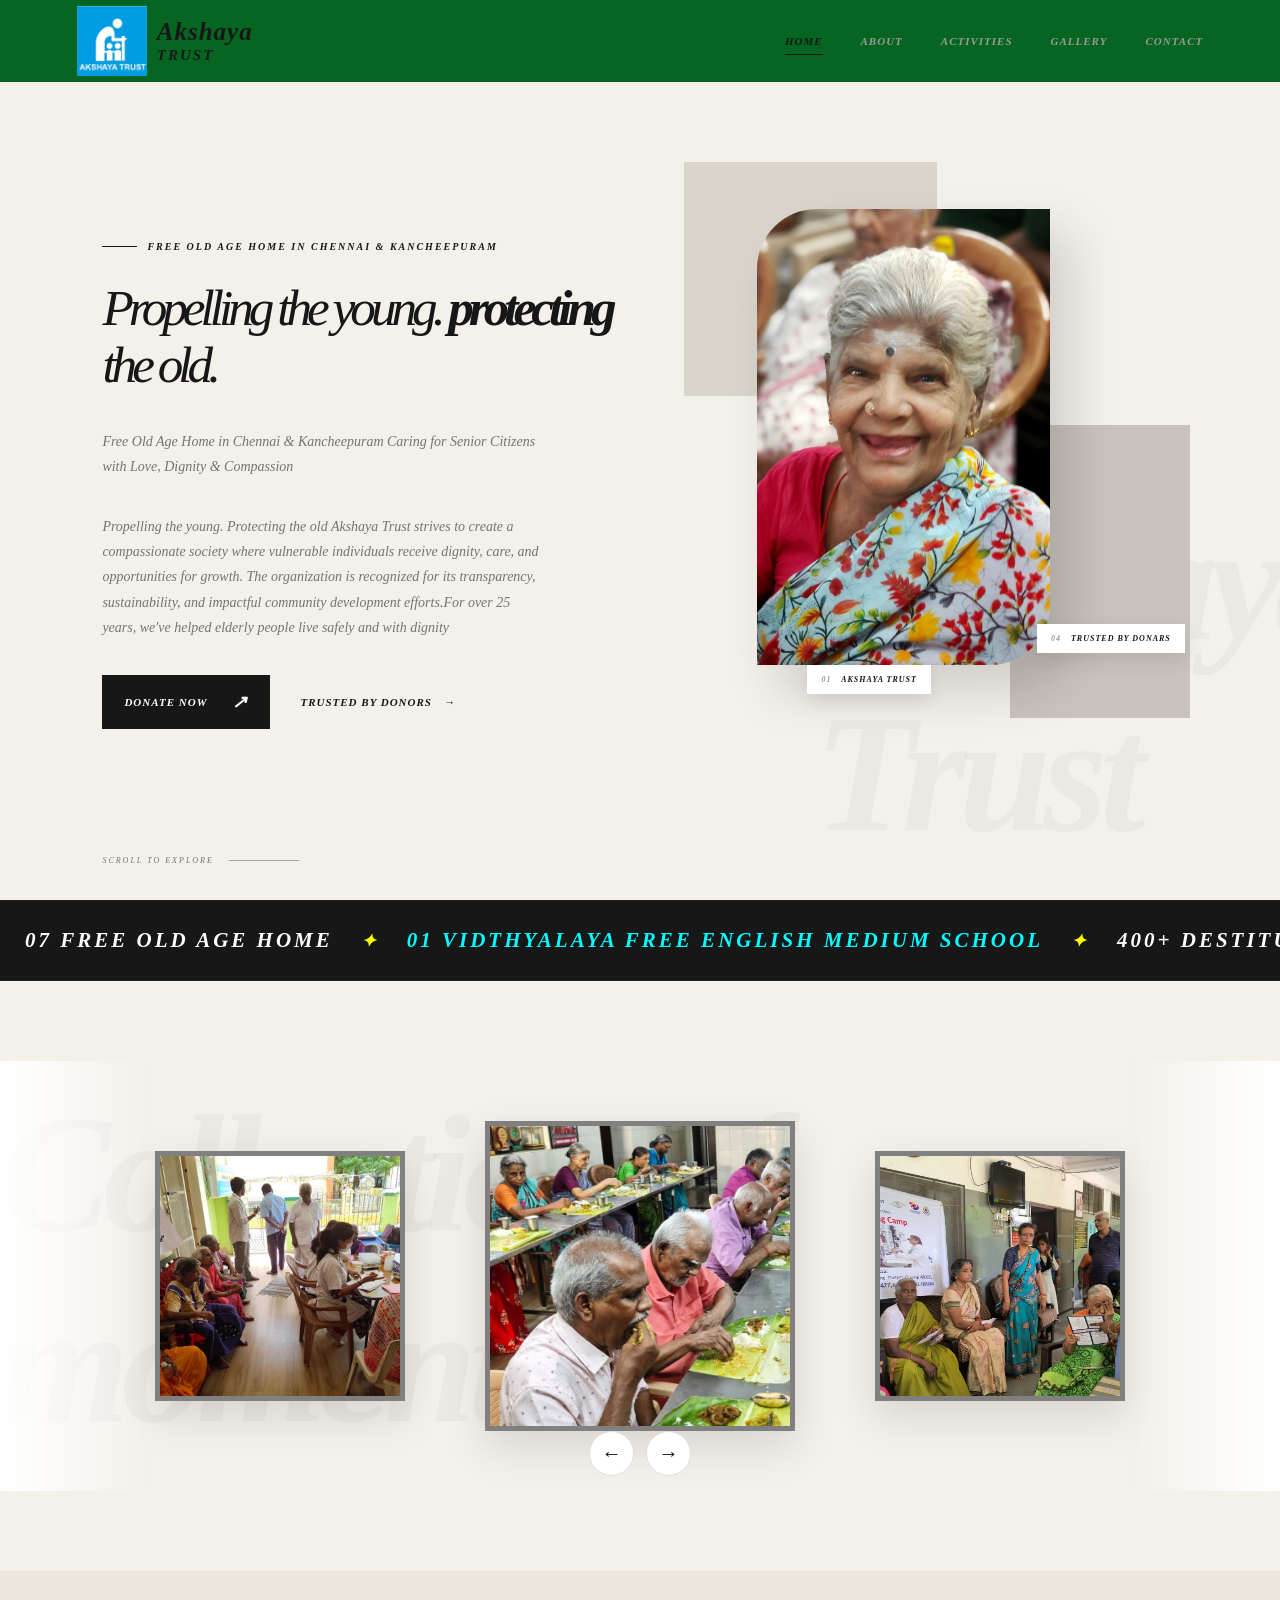
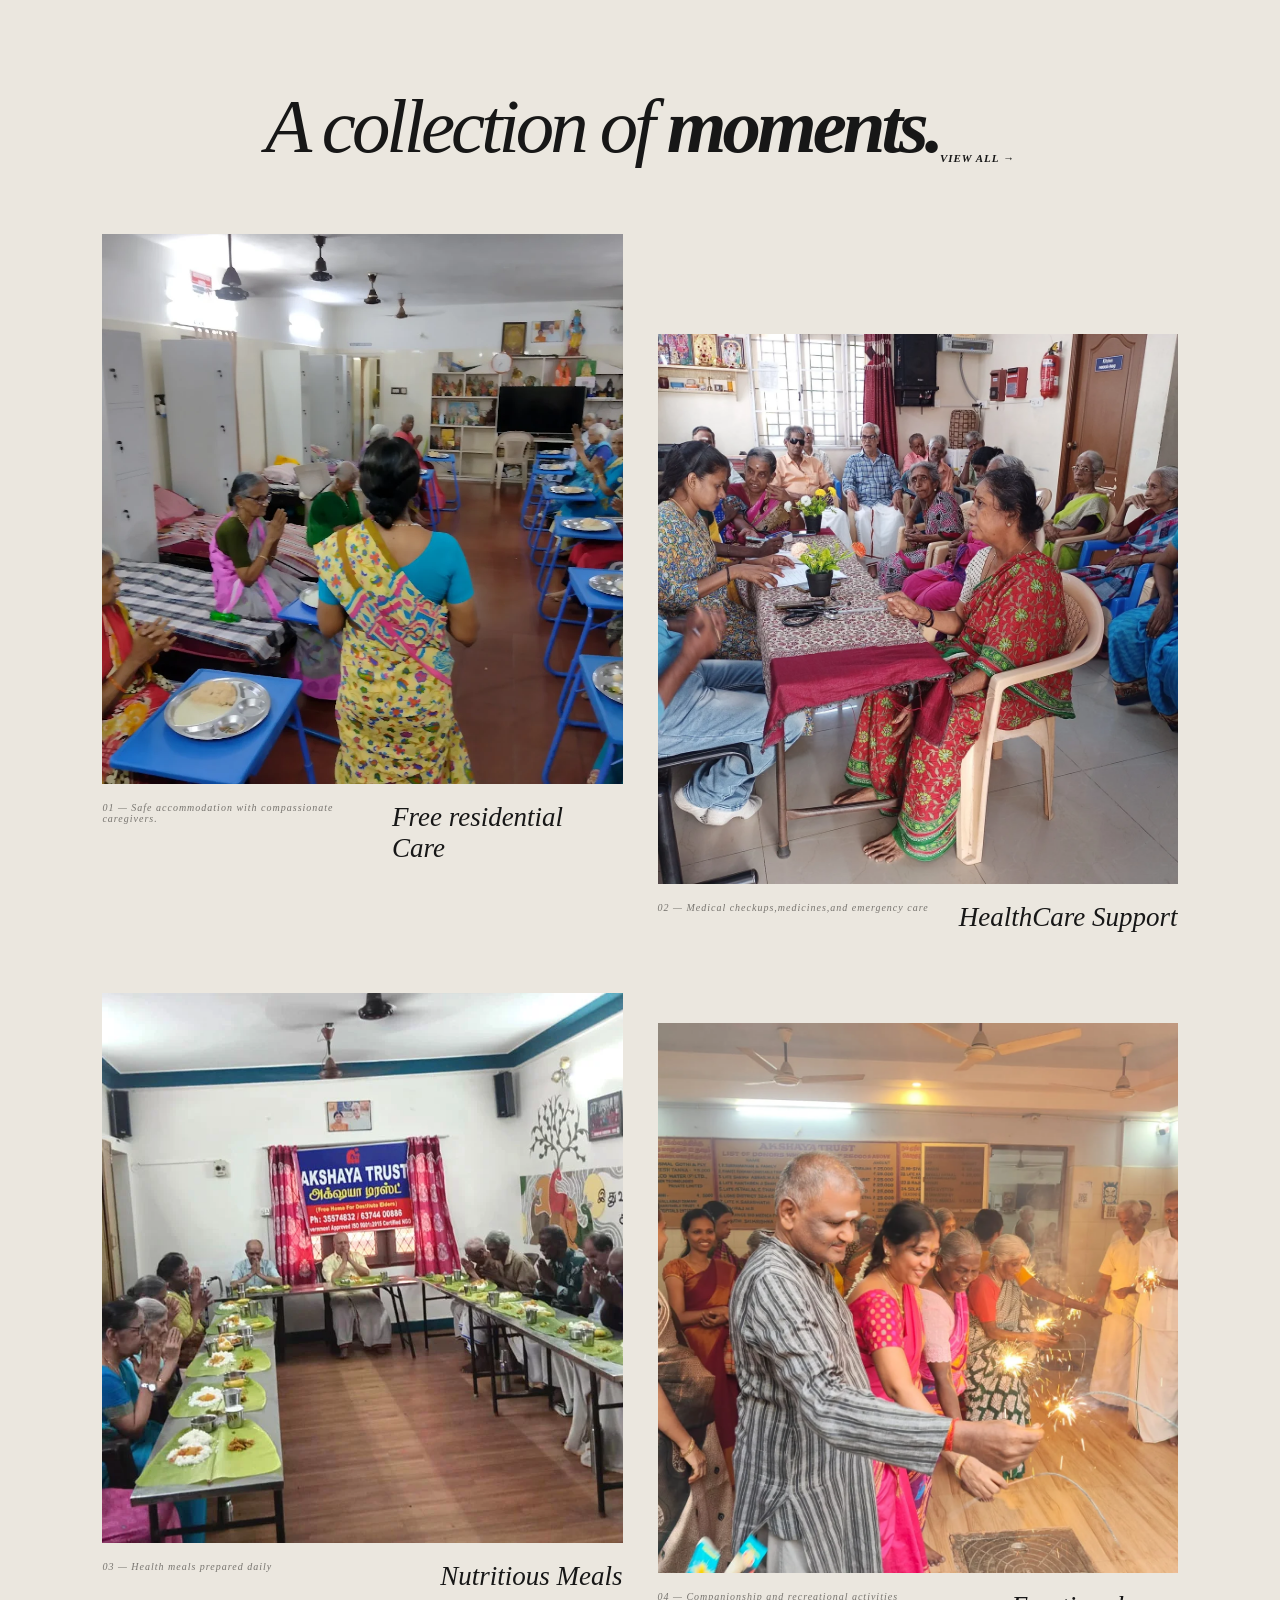
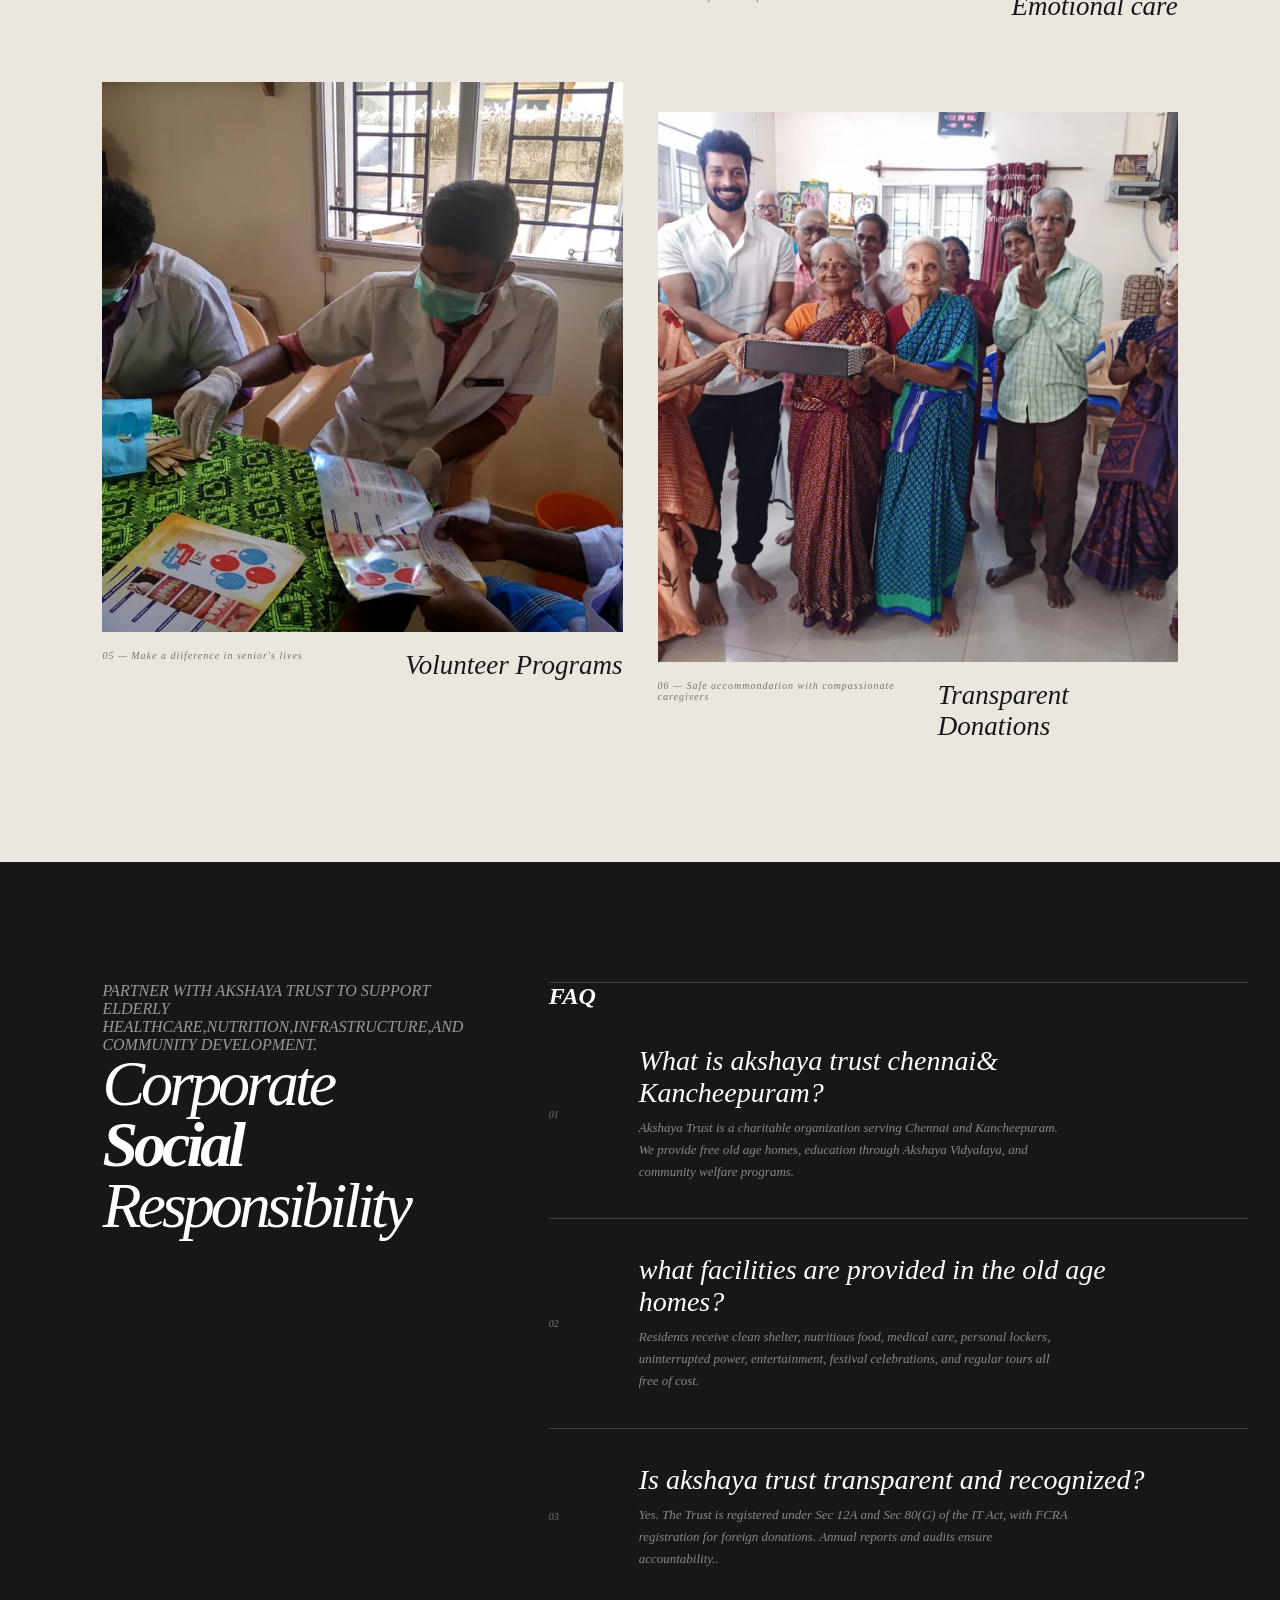
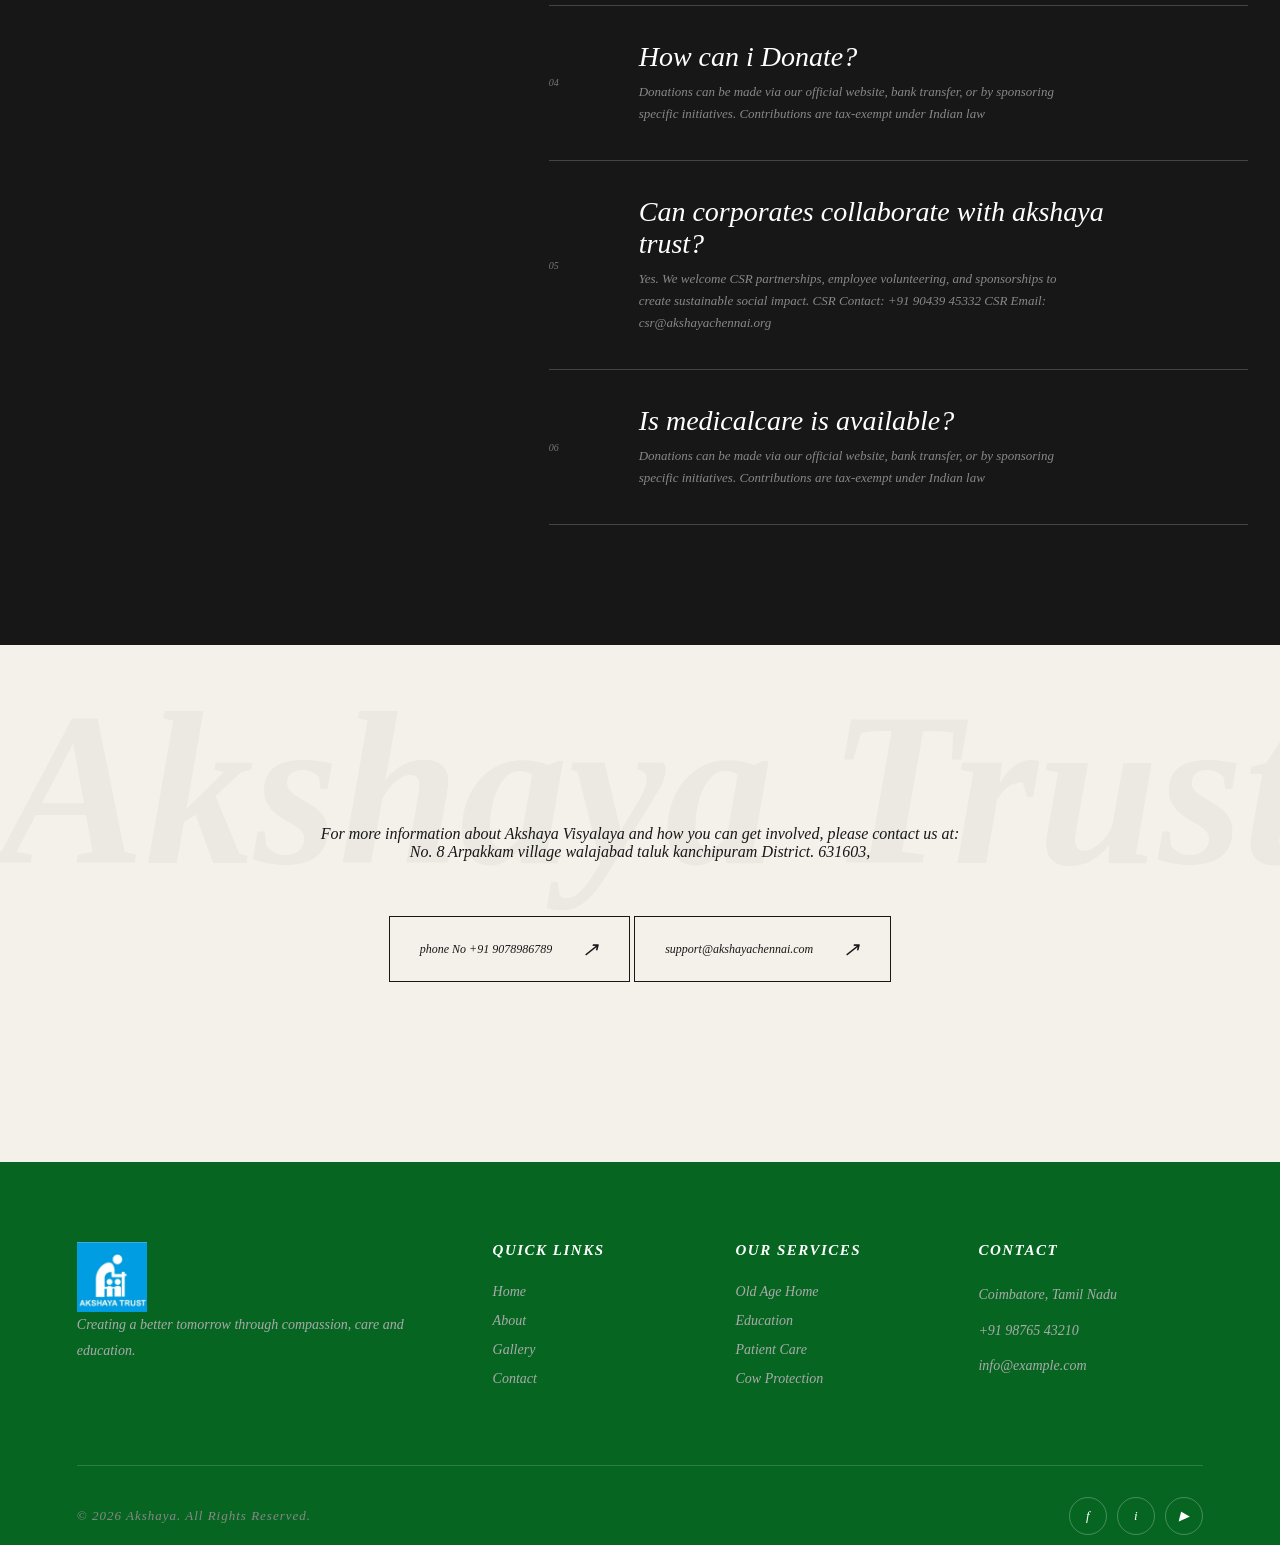
<file: index.html>
<!doctype html>
<html lang="en">
  <head>
    <meta charset="UTF-8" />
    <meta name="viewport" content="width=device-width, initial-scale=1.0" />

    <title>TRUST</title>
    <link rel="preconnect" href="https://fonts.googleapis.com" />
    <link rel="preconnect" href="https://fonts.gstatic.com" crossorigin />
    <link
      href="https://fonts.googleapis.com/css2?family=DM+Sans:wght@400;500;600;700&family=Playfair+Display:ital,wght@0,500;0,600;1,500&display=swap"
      rel="stylesheet"
    />
    <link rel="stylesheet" href="style.css"/>
  </head>
  <body>
    <!-- ================= HEADER ================= -->
    <header class="header">
      <a href="#home" class="logo">
        <span class="logo-icon">
          <img src="image/akshaya-trust-logo-300x300.webp" />
        </span>
        <span>
          Akshaya
          <small>TRUST</small>
        </span>
      </a>
      <nav class="nav" id="nav">
        <a href="#home" class="active">Home</a>
        <a href="about.html">About</a>
        <a href="activity.html">Activities</a>
        
        <a href="gallery.html">Gallery</a>
        <a href="contact.html">Contact</a>
      </nav>
      <button class="menu-btn" id="menuBtn">
        <span></span>
        <span></span>
      </button>
    </header>
    <!-- ================= HERO ================= -->
    <main>
      <section class="hero" id="home">
        <div class="hero-background-text">Akshaya 
          <br>Trust</div>
        <div class="hero-content">
          <div class="hero-label">
            <span></span>
            FREE OLD AGE HOME IN CHENNAI & KANCHEEPURAM
          </div>

          <h1>
            Propelling the young.
            <em>protecting</em>
            the old.
          </h1>
          <p>
            Free Old Age Home in Chennai & Kancheepuram Caring for Senior
            Citizens with Love, Dignity & Compassion
          </p>
          <p>
            Propelling the young. Protecting the old Akshaya Trust strives to
            create a compassionate society where vulnerable individuals receive
            dignity, care, and opportunities for growth. The organization is
            recognized for its transparency, sustainability, and impactful
            community development efforts.For over 25 years, we've helped
            elderly people live safely and with dignity
          </p>

          <div class="hero-buttons">
            <a href="#donare" class="btn btn-dark">
              Donate Now
              <span>↗</span>
            </a>

            <a href="#contact" class="text-btn">
              Trusted by Donors
              <span>→</span>
            </a>
          </div>
        </div>
        <!-- IMAGE COMPOSITION -->
        <div class="visual-area">
          <div class="shape shape-one"></div>
          <div class="shape shape-two"></div>

          <div class="image-main" style="border-radius: 60px 0  60px;">
            <img
              src="image/WhatsApp-Image-2026-04-01-at-12.06.07-PM.webp"
              alt="Portrait photography"
            />
          </div>
          <div class="photo-tag tag-one">
            <span>01</span>
            AKSHAYA TRUST
          </div>
          <div class="photo-tag tag-two">
            <span>04</span>
            TRUSTED BY DONARS
          </div>
        </div>
        <div class="scroll-indicator">
          <span>SCROLL TO EXPLORE</span>
          <div class="scroll-line"></div>
        </div>
      </section>

      <!-- ================= INTRO ================= -->
      <section class="marquee-section">
        <div class="marquee">
          <div class="marquee-track">
            <span>07 FREE OLD AGE HOME</span>
            <span class="marquee-dot">✦</span>

            <span style="color: aqua;">01 VIDTHYALAYA FREE ENGLISH MEDIUM SCHOOL</span>
            <span class="marquee-dot">✦</span>

            <span> 400+ DESTITUTE RESIDENTS</span>
            <span class="marquee-dot">✦</span>

            <span style="color: aqua;">120+ BEDRIDDEN PATIENT</span>
            <span class="marquee-dot">✦</span>

            <span>525+ UNDER PRIVILEDED STUDENTS</span>
            <span class="marquee-dot">✦</span>

            <span style="color: aqua;">25+ COWS</span>
            <span class="marquee-dot">✦</span>
          </div>
        </div>
      </section>

         <!----=====carousel section===-->
       <section class="carousel-section">
        <div class="carousel">
           <div class="hero-background-text">Collection of moments</div>
            <div class="carousel-track">
                <!-- IMAGE 1 -->
                <div class="carousel-item">
                    <img
                        src="image/group-pic.webp"
                        alt="Gallery Image 1"
                    >
                </div>
                <!-- IMAGE 2 -->
                <div class="carousel-item">
                    <img
                        src="image/3.webp"
                        alt="Gallery Image 2"
                    >
                </div>
                <!-- IMAGE 3 -->

                <div class="carousel-item">
                    <img
                        src="image/WhatsApp-Image-2026-04-30-at-5.31.webp"
                        alt="Gallery Image 3"
                    >
                </div>
                <!-- IMAGE 4 -->
                <div class="carousel-item">
                    <img
                        src="image/Photo-22-Jayanthi-Venkatesh.webp"
                        alt="Gallery Image 4"
                    >
                </div>
                <!-- IMAGE 5 -->
                <div class="carousel-item">
                    <img
                        src="image/Q0A0112.webp"
                        alt="Gallery Image 5"
                    >
                </div>
            </div>

            <!-- =====================================
                 BUTTONS
            ===================================== -->
            <div class="carousel-buttons">
                <button
                    class="carousel-btn"
                    id="prev"
                    aria-label="Previous"
                >
                    ←
                </button>
                <button
                    class="carousel-btn"
                    id="next"
                    aria-label="Next"
                >
                    →
                </button>
            </div>
        </div>
    </section>
      <!-- ================= PORTFOLIO ================= -->
      <section class="portfolio" id="work">
        <div class="section-heading">
          <div>
            <p class="eyebrow"></p>
            <h2>
              A collection of
              <em>moments.</em>
            </h2>
          </div>

          <a href="#" class="view-all"> View all → </a>
        </div>

        <div class="portfolio-grid">
          <article class="portfolio-card card-large">
            <div class="portfolio-image">
              <img src="image/mudichur.webp" alt="Fashion campaign" />

              <div class="image-overlay">
                <span>VIEW</span>
                <strong>↗</strong>
              </div>
            </div>

            <div class="portfolio-info">
              <span
                >01 — Safe accommodation with compassionate caregivers.</span
              >
              <h3>Free residential Care</h3>
            </div>
          </article>

          <article class="portfolio-card">
            <div class="portfolio-image">
              <img
                src="image/IMG_20230913_111153_467-Akshaya-Trust-2048x1536.webp"
                alt="Portrait"
              />

              <div class="image-overlay">
                <span>VIEW </span>
                <strong>↗</strong>
              </div>
            </div>

            <div class="portfolio-info">
              <span>02 — Medical checkups,medicines,and emergency care</span>
              <h3>HealthCare Support</h3>
            </div>
          </article>

          <article class="portfolio-card">
            <div class="portfolio-image">
              <img src="image/akshay-trust-4.webp" alt="Fashion editorial" />

              <div class="image-overlay">
                <span>VIEW </span>
                <strong>↗</strong>
              </div>
            </div>

            <div class="portfolio-info">
              <span>03 — Health meals prepared daily</span>
              <h3>Nutritious Meals</h3>
            </div>
          </article>

          <article class="portfolio-card card-wide">
            <div class="portfolio-image">
              <img
                src="image/IMG-20231111-WA0185.webp"
                alt="Creative fashion"
              />
              <div class="image-overlay">
                <span>VIEW </span>
                <strong>↗</strong>
              </div>
            </div>
            <div class="portfolio-info">
              <span>04 — Companionship and recreational activities</span>
              <h3>Emotional care</h3>
            </div>
          </article>

          <article class="portfolio-card card-wide">
            <div class="portfolio-image">
              <img src="image/5.webp" alt="Creative fashion" />
              <div class="image-overlay">
                <span>VIEW </span>
                <strong>↗</strong>
              </div>
            </div>
            <div class="portfolio-info">
              <span>05 — Make a diiference in senior's lives</span>
              <h3>Volunteer Programs</h3>
            </div>
          </article>

          <article class="portfolio-card card-wide">
            <div class="portfolio-image">
              <img
                src="image/IMG-20231111-WA0171.webp"
                alt="Creative fashion"
              />
              <div class="image-overlay">
                <span>VIEW </span>
                <strong>↗</strong>
              </div>
            </div>
            <div class="portfolio-info">
              <span
                >06 — Safe accommondation with compassionate caregivers</span
              >
              <h3>Transparent Donations</h3>
            </div>
          </article>
        </div>
      </section>

      <!-- ================= SERVICES ================= -->

      <section class="services" id="services">
        <div class="services-header">
          <p class="eyebrow">
            PARTNER WITH AKSHAYA TRUST TO SUPPORT ELDERLY
            HEALTHCARE,NUTRITION,INFRASTRUCTURE,AND COMMUNITY DEVELOPMENT.
          </p>
          <h2>
            Corporate
            <em>Social</em>
            Responsibility
          </h2>
        </div>
        <div class="service-list">
          <h1>FAQ</h1>
          <div class="service">
            <span class="service-number">01</span>
            <div>
              <h3>What is akshaya trust chennai& Kancheepuram?</h3>
              <p>
                Akshaya Trust is a charitable organization serving Chennai and
                Kancheepuram. We provide free old age homes, education through
                Akshaya Vidyalaya, and community welfare programs.
              </p>
            </div>

          </div>

          <div class="service">
            <span class="service-number">02</span>

            <div>
              <h3>what facilities are provided in the old age homes?</h3>
              <p>
                Residents receive clean shelter, nutritious food, medical care,
                personal lockers, uninterrupted power, entertainment, festival
                celebrations, and regular tours all free of cost.
              </p>
            </div>

          </div>

          <div class="service">
            <span class="service-number">03</span>
            <div>
              <h3>Is akshaya trust transparent and recognized?</h3>
              <p>
                Yes. The Trust is registered under Sec 12A and Sec 80(G) of the
                IT Act, with FCRA registration for foreign donations. Annual
                reports and audits ensure accountability..
              </p>
            </div>
          </div>

          <div class="service">
            <span class="service-number">04</span>
            <div>
              <h3>How can i Donate?</h3>
              <p>
                Donations can be made via our official website, bank transfer,
                or by sponsoring specific initiatives. Contributions are
                tax‑exempt under Indian law
              </p>
            </div>
          </div>

          <div class="service">
            <span class="service-number">05</span>
            <div>
              <h3>Can corporates collaborate with akshaya trust?</h3>
              <p>
                Yes. We welcome CSR partnerships, employee volunteering, and
                sponsorships to create sustainable social impact. CSR Contact:
                +91 90439 45332 CSR Email: csr@akshayachennai.org
              </p>
            </div>
          </div>

          <div class="service">
            <span class="service-number">06</span>
            <div>
              <h3>Is medicalcare is available?</h3>
              <p>
                Donations can be made via our official website, bank transfer,
                or by sponsoring specific initiatives. Contributions are
                tax‑exempt under Indian law
              </p>
            </div>
          </div>
        </div>
      </section>
      <!-- ================= CTA ================= -->
      <section class="cta" id="contact">
        <div class="cta-decoration">Akshaya Trust</div>

        <p class="eyebrow">
          For more information about Akshaya Visyalaya and how you can get
          involved, please contact us at:
        </p>

        
        <p>
          No. 8 Arpakkam village walajabad taluk kanchipuram District. 631603,
        </p>
        <a href="" class="cta-button">
          phone No +91 9078986789
          <span>↗</span>
        </a>
        <a href="mailto:support@akshayachennai.com" class="cta-button">
          support@akshayachennai.com
          <span>↗</span>
        </a>
      </section>
    </main>

    <!-- ================= FOOTER ================= -->

    <footer class="site-footer">
      <div class="footer-container">
        <!-- Brand -->
        <div class="footer-brand">
          <span class="logo-icon">
            <img src="image/akshaya-trust-logo-300x300.webp" />
          </span>
          <p>
            Creating a better tomorrow through compassion, care and education.
          </p>
        </div>

        <!-- Quick Links -->
        <div class="footer-column">
          <h4>Quick Links</h4>

          <a href="#home">Home</a>
          <a href="about.html">About</a>
          <a href="gallery.html">Gallery</a>
          <a href="contact.html">Contact</a>
        </div>

        <!-- Our Services -->
        <div class="footer-column">
          <h4>Our Services</h4>

          <a href="#">Old Age Home</a>
          <a href="#">Education</a>
          <a href="#">Patient Care</a>
          <a href="#">Cow Protection</a>
        </div>

        <!-- Contact -->
        <div class="footer-column footer-contact">
          <h4>Contact</h4>

          <p>Coimbatore, Tamil Nadu</p>

          <p>+91 98765 43210</p>

          <p>info@example.com</p>
        </div>
      </div>

      <!-- Bottom Footer -->

      <div class="footer-bottom">
        <p>© 2026 Akshaya. All Rights Reserved.</p>

        <div class="footer-social">
          <a href="#" aria-label="Facebook">f</a>
          <a href="#" aria-label="Instagram">i</a>
          <a href="#" aria-label="YouTube">▶</a>
        </div>
      </div>
    </footer>

    <script src="script.js"></script>
  </body>
    <script>

        const items =
            document.querySelectorAll(".carousel-item");

        const nextBtn =
            document.getElementById("next");

        const prevBtn =
            document.getElementById("prev");


        let current = 2;


        /* =====================================
           UPDATE CAROUSEL
        ===================================== */

        function updateCarousel() {

            const total = items.length;


            items.forEach((item, index) => {

                item.className =
                    "carousel-item";


                const position =
                    (index - current + total) % total;


                /*
                    0 = CENTER
                    1 = RIGHT
                    TOTAL-1 = LEFT
                    OTHER = HIDDEN
                */


                if (position === 0) {

                    item.classList.add("center");

                }

                else if (position === 1) {

                    item.classList.add("right");

                }

                else if (position === total - 1) {

                    item.classList.add("left");

                }

                else {

                    item.classList.add("hidden");

                }

            });

        }


        /* =====================================
           NEXT
        ===================================== */

        function nextSlide() {

            current++;

            if (current >= items.length) {

                current = 0;

            }

            updateCarousel();

        }


        /* =====================================
           PREVIOUS
        ===================================== */

        function previousSlide() {

            current--;

            if (current < 0) {

                current = items.length - 1;

            }

            updateCarousel();

        }


        /* =====================================
           BUTTON EVENTS
        ===================================== */

        nextBtn.addEventListener(
            "click",
            nextSlide
        );


        prevBtn.addEventListener(
            "click",
            previousSlide
        );


        /* =====================================
           AUTO SLIDE
        ===================================== */

        let autoSlide =
            setInterval(
                nextSlide,
                3000
            );


        /* =====================================
           PAUSE ON HOVER
        ===================================== */

        const carousel =
            document.querySelector(".carousel");


        carousel.addEventListener(
            "mouseenter",
            () => {

                clearInterval(autoSlide);

            }
        );


        carousel.addEventListener(
            "mouseleave",
            () => {

                autoSlide =
                    setInterval(
                        nextSlide,
                        3000
                    );

            }
        );
        /* =====================================
           INITIAL LOAD
        ===================================== */

        updateCarousel();

    </script>
</html>
</file>
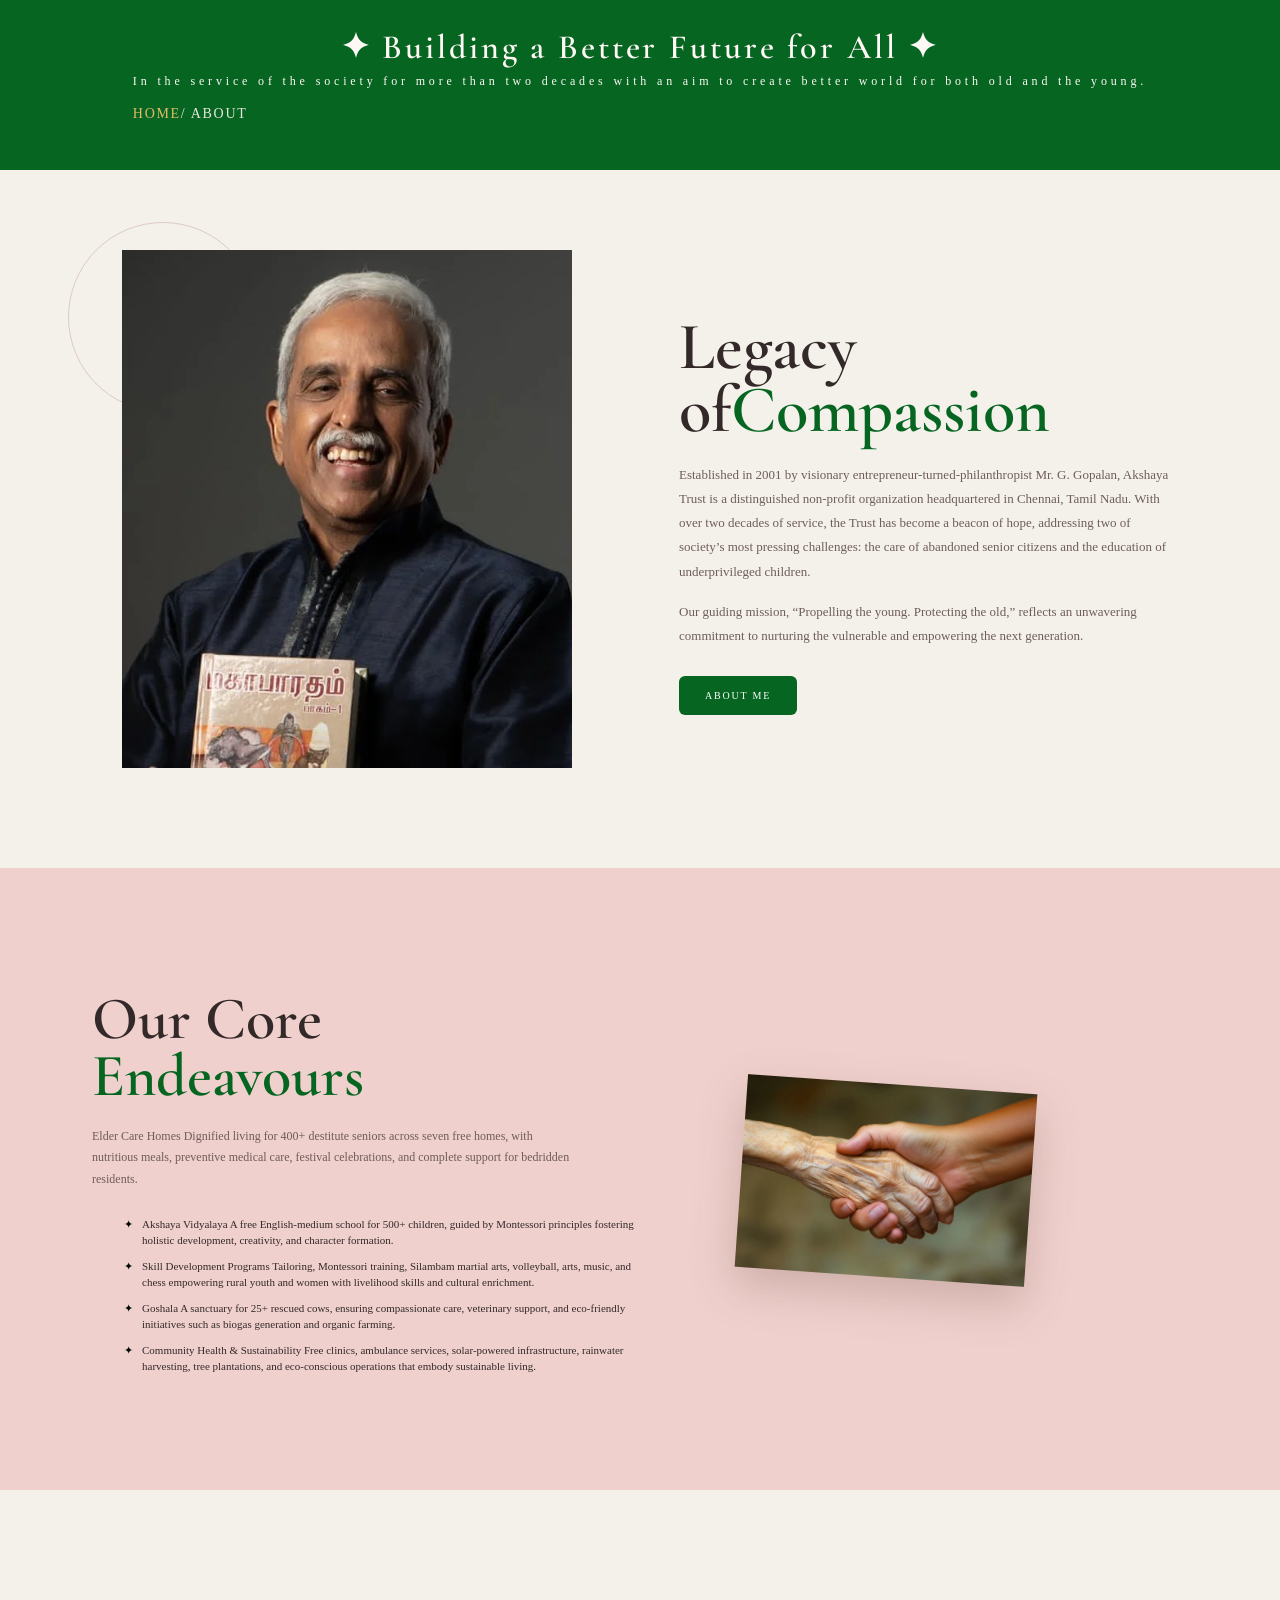
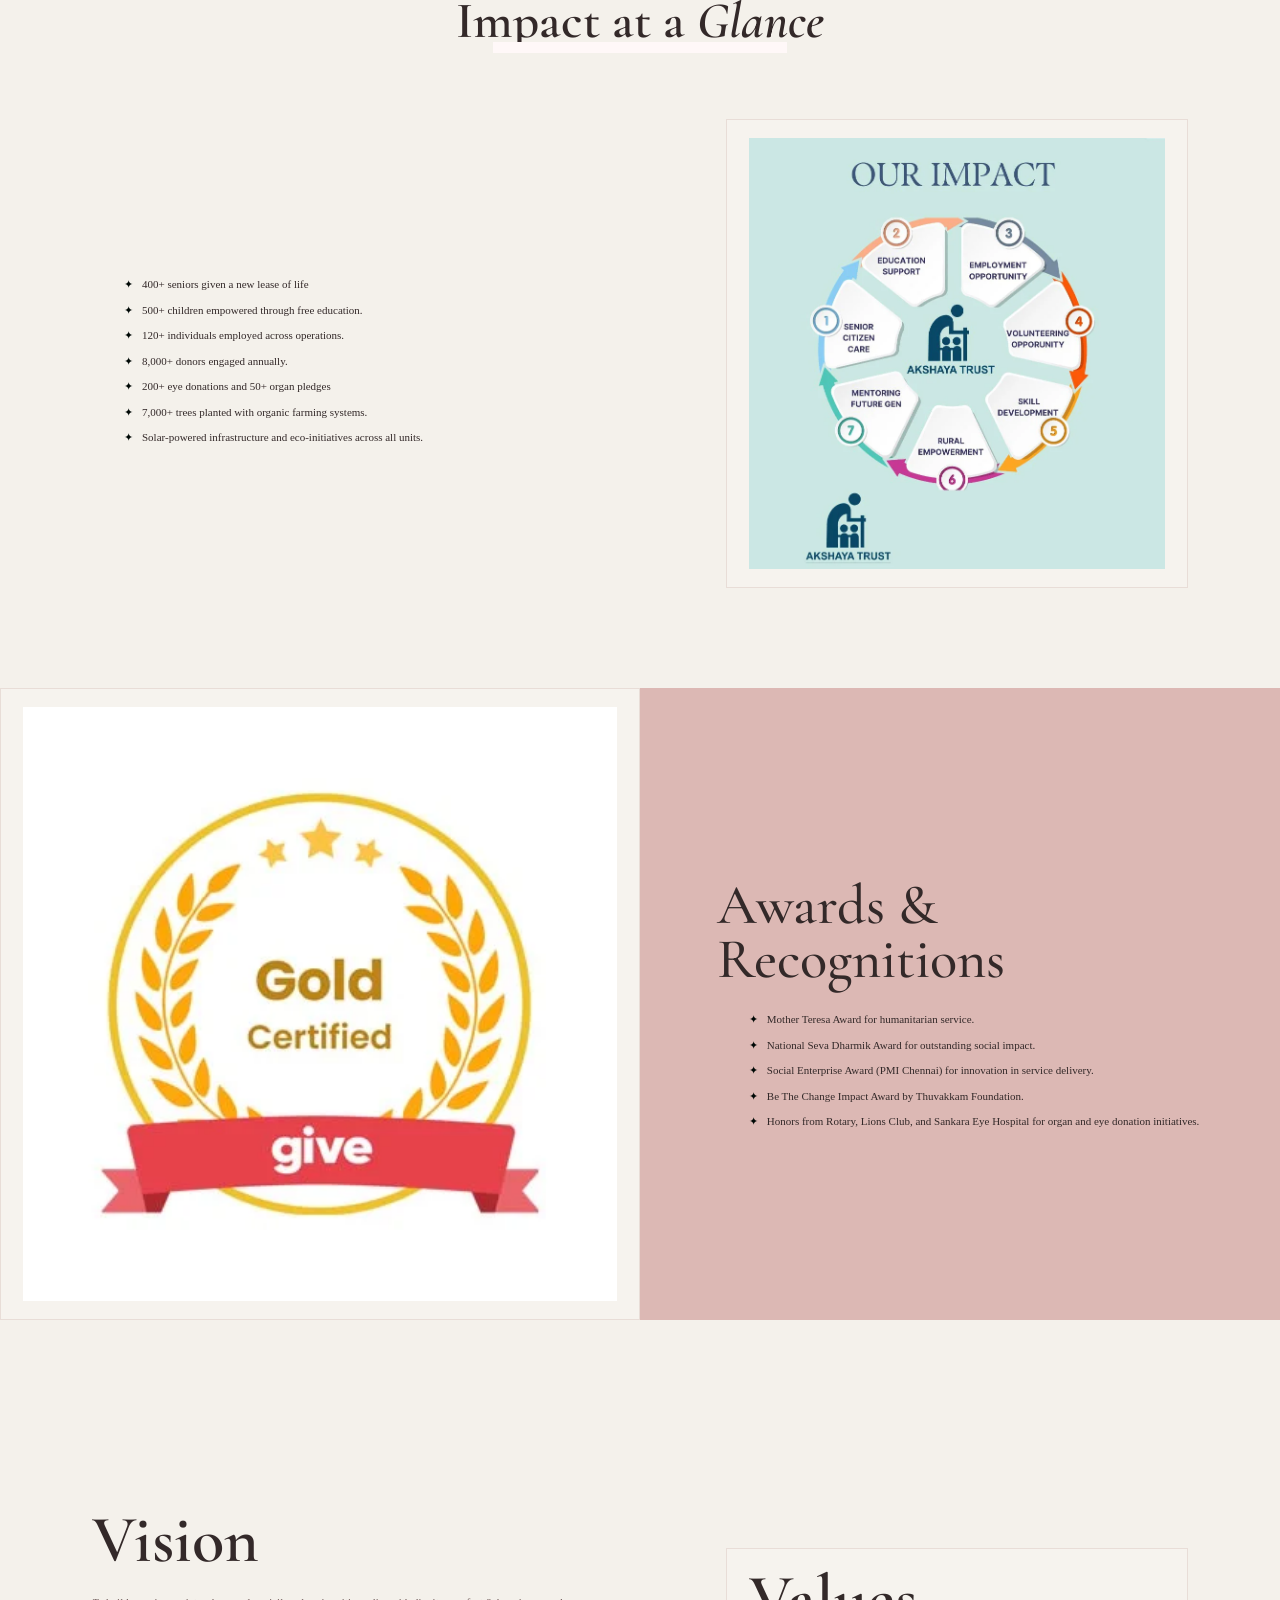
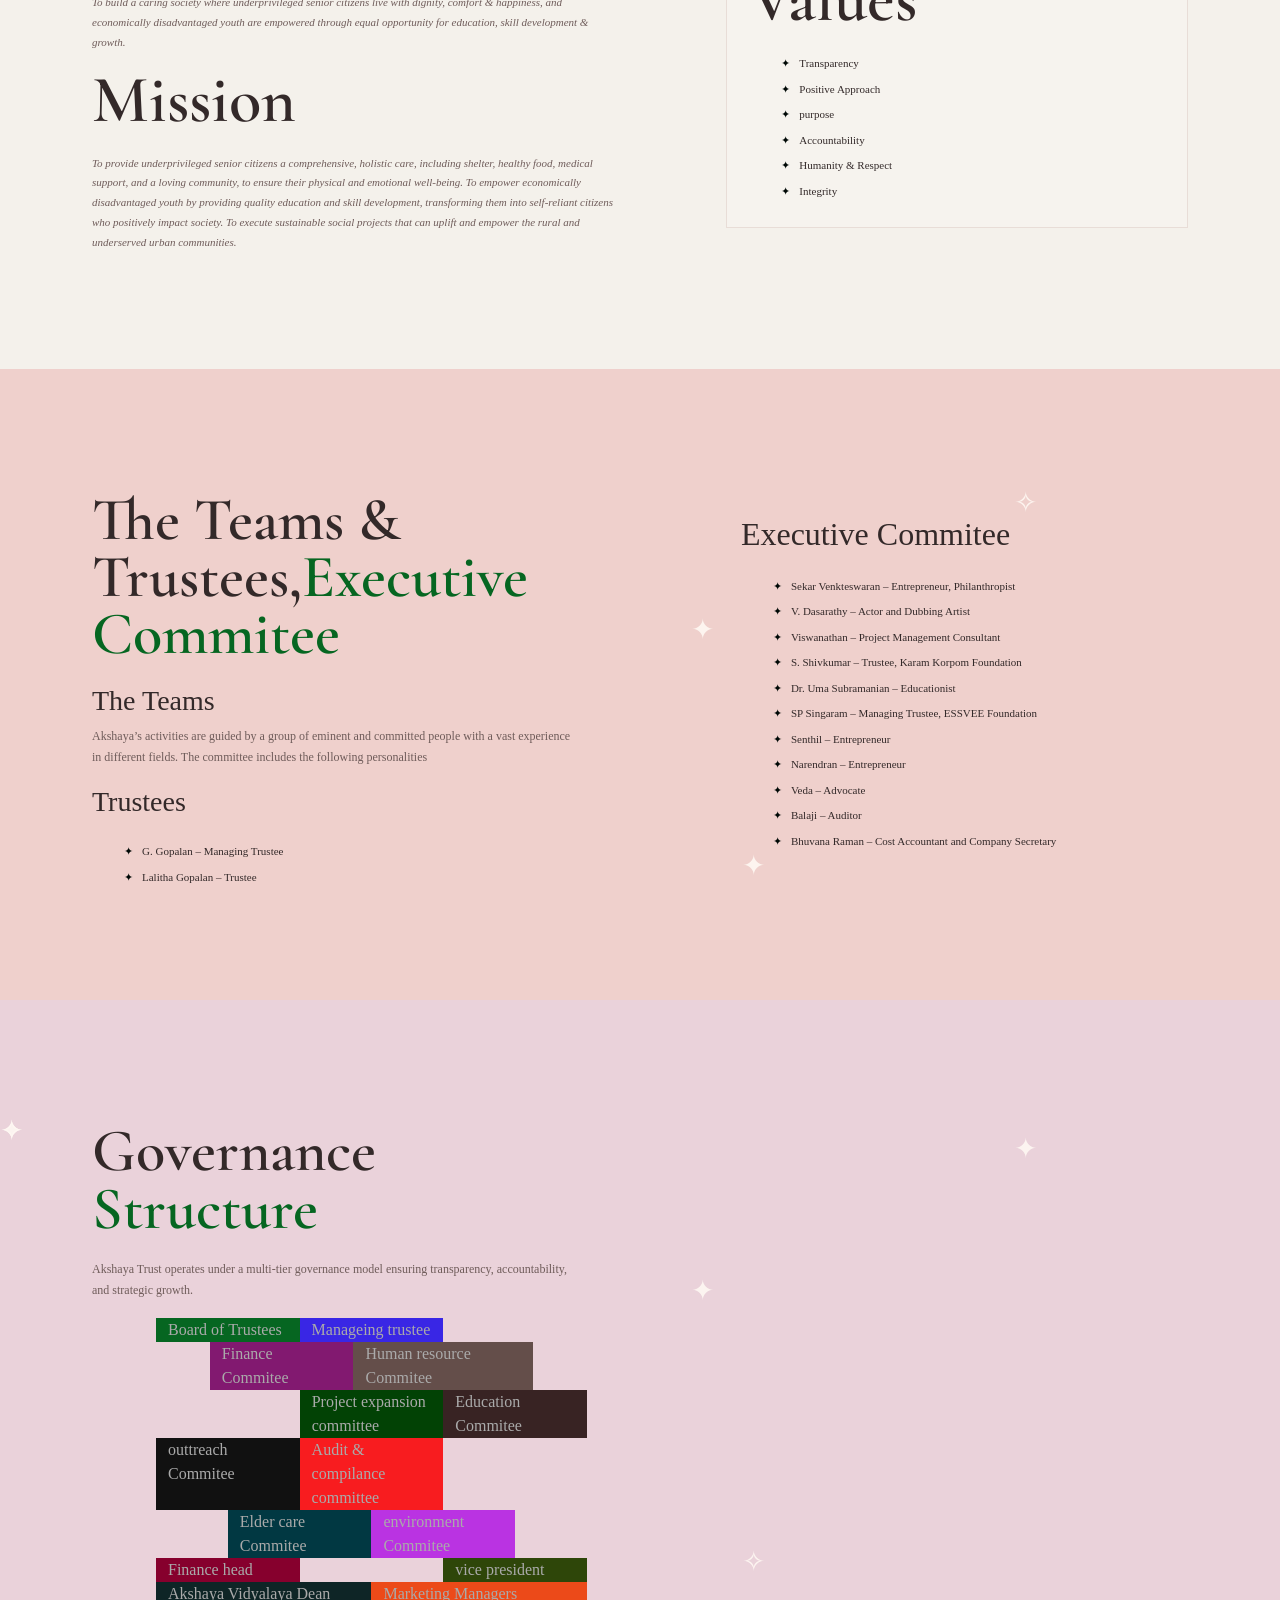
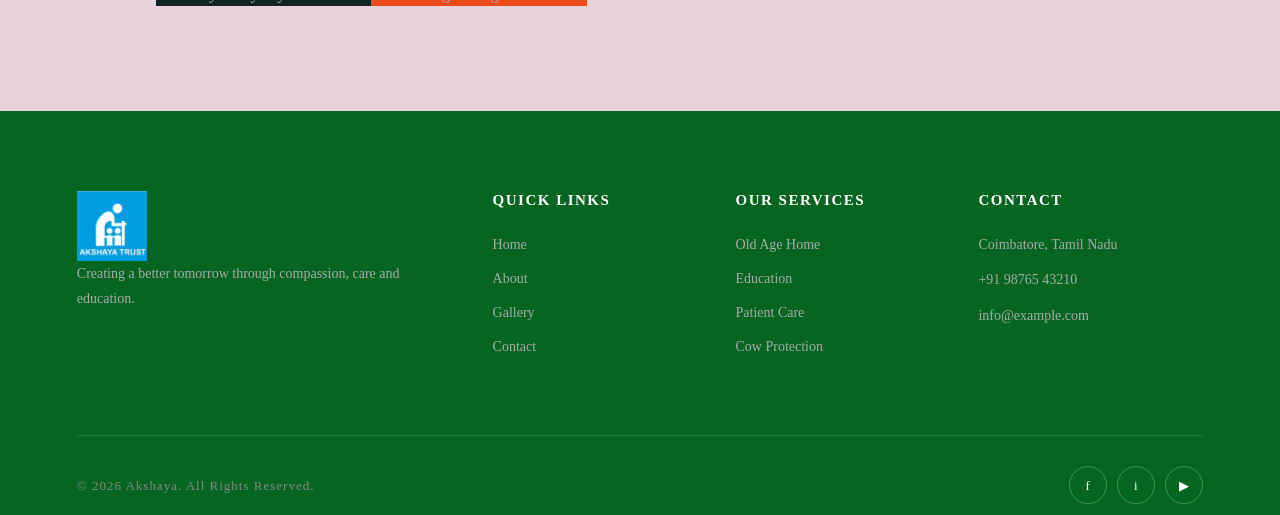
<file: about.html>
<!doctype html>
<html lang="en">
  <head>
    <meta charset="UTF-8" />
    <meta name="viewport" content="width=device-width, initial-scale=1.0" />
    <title>ABOUT</title>
    <link rel="preconnect" href="https://fonts.googleapis.com" />
    <link rel="preconnect" href="https://fonts.gstatic.com" crossorigin />
    <link href="https://fonts.googleapis.com/css2?family=Cormorant+Garamond:wght@500;600;700&family=DM+Sans:wght@400;500;600&display=swap" rel="stylesheet"/>
    <link href="https://cdn.jsdelivr.net/npm/bootstrap@5.0.2/dist/css/bootstrap.min.css" rel="stylesheet" integrity="sha384-EVSTQN3/azprG1Anm3QDgpJLIm9Nao0Yz1ztcQTwFspd3yD65VohhpuuCOmLASjC" crossorigin="anonymous">
    <style>
      :root {
        --brown: #066621;
        --brown-dark: #000906;
        --pink: #f4f1eb;
        --pink-2: #efd0cc;
        --cream: #fff8f7;
        --text: #332929;
        --muted: #6f5c5a;
        --yellow: #e5ba69;
        --max: 1120px;
      }
      * {
        margin: 0;
        padding: 0;
        box-sizing: border-box;
      }
      html {
        scroll-behavior: smooth;
      }
      body {
        font-family:" Cormorant Garamond", serif;;
        color: var(--text);
        background: var(--pink);
        overflow-x: hidden;
      }
      img {
        display: block;
        width: 100%;
      }
      a {
        text-decoration: none;
        color: inherit;
      }

      .container {
        width: min(100% - 10vw, var(--max));
        margin: auto;
      }
      .breadcrumb {
        margin-top: 13px;
        color: #e8e5dc;
        font-size: 14px;
        align-items: center;
        letter-spacing: 0.12em;
        text-transform: uppercase;
      }
 /* ================= HEADER ================= */
      .site-header {
        background: var(--brown);
        min-height: 170px;
        display: flex;
        align-items: center;
        justify-content: center;
        position: relative;
      }
      .brand {
        color: #fff9f6;
        text-align: center;
        letter-spacing: 0.18em;
      }
      .brand-mark {
        font-family: "Cormorant Garamond", serif;
        font-size: 14px;
        letter-spacing: 0.16em;
        margin-bottom: 3px;
      }
      .brand h1 {
        font-family: "Cormorant Garamond", serif;
        font-size: 34px;
        line-height: 0.9;
        font-weight: 600;
      }
      .brand small {
        display: block;
        font-size: 12px;
        letter-spacing: 0.32em;
        margin-top: 9px;
      }
      .social {
        position: absolute;
        right: 28px;
        bottom: 14px;
        display: flex;
        flex-direction: column;
        gap: 10px;
      }
      .social a {
        width: 22px;
        height: 22px;
        border: 1px solid rgba(255, 255, 255, 0.7);
        border-radius: 50%;
        display: grid;
        place-items: center;
        color: #fff;
        font-size: 10px;
        transition: 0.25s;
      }
      .social a:hover {
        background: #fff;
        color: var(--brown);
        transform: translateY(-2px);
      }

   /* ================= HERO ABOUT ================= */
      .about {
        background: var(--pink);
        padding: 80px 0 100px;
      }
      .about-grid {
        display: grid;
        grid-template-columns: 1fr 1fr;
        gap: 78px;
        align-items: center;
      }
      .about-image-wrap {
        position: relative;
      }
      .about-image {
        width: min(100%, 450px);
        aspect-ratio: 1/1.15;
        object-fit: cover;
        margin: auto;
        border-radius: 0 0;
      }
      .about-shape {
        position: absolute;
        width: 190px;
        height: 190px;
        border-radius: 50%;
        border: 1px solid rgba(174, 129, 119, 0.35);
        top: -28px;
        left: -24px;
        z-index: -1;
      }
      .section-kicker {
        font-size: 10px;
        letter-spacing: 0.28em;
        text-transform: uppercase;
        color: var(--brown-dark);
        margin-bottom: 12px;
        font-weight: 600;
      }
      .about-copy h2,
      .content-block h2,
      .services h2 {
        font-family: "Cormorant Garamond", serif;
        font-weight: 600;
        line-height: 0.95;
        font-size: clamp(42px, 5.2vw, 76px);
        margin-bottom: 22px;
      }
      .about-copy h2 em,
      .content-block h2 em {
        color: var(--brown);
        font-style: normal;
      }
      .about-copy p {
        color: var(--muted);
        font-size: 13px;
        line-height: 1.85;
        max-width: 500px;
        margin-bottom: 16px;
      }
      .btn {
        display: inline-flex;
        align-items: center;
        justify-content: center;
        padding: 11px 25px;
        background: var(--brown);
        color: #fff;
        font-size: 10px;
        letter-spacing: 0.18em;
        text-transform: uppercase;
        margin-top: 12px;
        transition: 0.25s;
      }
      .btn:hover {
        background: var(--brown-dark);
        transform: translateY(-2px);
      }

/* ================= WAVE SECTION ================= */
      .wave-section {
        position: relative;
        background: var(--pink-2);
        padding: 110px 0 105px;
        overflow: hidden;
      }
      

      .content-grid {
        display: grid;
        grid-template-columns: 1fr 0.8fr;
        gap: 90px;
        align-items: center;
      }
      .content-block h2 {
        font-size: clamp(40px, 4.7vw, 67px);
        max-width: 480px;
      }
      .content-block p {
        color: var(--muted);
        max-width: 480px;
        font-size: 12px;
        line-height: 1.8;
      }
      .feature-list {
        list-style: none;
        margin: 25px 0 10px;
      }
      .feature-list li {
        position: relative;
        padding-left: 18px;
        margin: 9px 0;
        color: var(--text);
        font-size: 11px;
      }
      .feature-list li::before {
        content: "✦";
        position: absolute;
        left: 0;
        color: var(--brown-dark);
      }
      .phone {
        width: min(290px, 80%);
        justify-self: center;
        filter: drop-shadow(0 18px 22px rgba(90, 55, 45, 0.22));
        transform: rotate(4deg);
      }
      .sparkle {
        position: absolute;
        color: #fff8f3;
        font-size: 28px;
        opacity: 0.9;
      }
      .s1 {
        left: 54%;
        top: 38%;
      }
      .s2 {
        left: 58%;
        bottom: 18%;
      }
      .s3 {
        right: 19%;
        top: 18%;
      }

      /* ================= SERVICES ================= */
      .services {
        background: var(--pink);
        padding: 95px 0 100px;
      }
      .services-title {
        text-align: center;
        margin-bottom: 52px;
      }
      .services-title h2 {
        display: inline-block;
        font-size: clamp(38px, 4vw, 58px);
        position: relative;
      }
      .services-title h2::after {
        content: "";
        position: absolute;
        left: 10%;
        right: 10%;
        bottom: -8px;
        height: 11px;
        background: #fff8f8;
        z-index: 0;
      }
      .services-title h2 span {
        position: relative;
        z-index: 1;
      }
      .service-grid {
        display: grid;
        grid-template-columns: 1.1fr 0.9fr;
        gap: 70px;
        align-items: center;
      }
      .testimonial h3 {
        font-family: "Cormorant Garamond", serif;
        font-size: clamp(28px, 3vw, 45px);
        line-height: 1;
        margin-bottom: 22px;
      }
      .stars {
        color: var(--yellow);
        letter-spacing: 0.25em;
        margin-bottom: 16px;
        font-size: 12px;
      }
      .testimonial p {
        max-width: 530px;
        color: var(--muted);
        font-size: 11px;
        line-height: 1.8;
        font-style: italic;
      }
      .testimonial strong {
        display: block;
        margin-top: 17px;
        font-size: 10px;
        letter-spacing: 0.08em;
      }
      .service-menu {
        border: 1px solid rgba(174, 129, 119, 0.2);
        background: rgba(255, 255, 255, 0.18);
        padding: 18px 22px;
      }
      .service-item {
        padding: 14px 5px;
        border-bottom: 1px solid rgba(174, 129, 119, 0.2);
        font-size: 10px;
        letter-spacing: 0.2em;
        text-transform: uppercase;
        display: flex;
        justify-content: space-between;
      }
      .service-item:last-child {
        border-bottom: 0;
      }
      .service-item b {
        font-weight: 500;
      }
      .highlight {
        background: var(--yellow);
        padding: 5px 8px;
      }

      .logo {
        display: flex;
        align-items: center;
        gap: 10px;
        font-size: 25px;
        font-weight: 700;
        letter-spacing: 1px;
      }

      .logo-icon {
        width: 70px;
        height: 70px;
        display: grid;
        place-items: center;
        border-radius: 50%;
        background: var(--black);
        color: white;
        font-family: var(--serif);
        font-style: italic;
        font-size: 25px;
      }

      .logo small {
        display: block;
        font-size: 15px;
        letter-spacing: 2px;
        margin-top: 1px;
      }
      /* ================= LOWER IMAGE/TEXT ================= */
      .split {
        display: grid;
        grid-template-columns: 1fr 1fr;
        min-height: 430px;
      }
      .split-image {
        overflow: hidden;
      }
      .split-image img {
        height: 50;
        object-fit: cover;
      }
      .split-copy {
        background: #dcb8b4;
        padding: 70px clamp(35px, 6vw, 90px);
        display: flex;
        align-items: center;
      }
      .split-copy h2 {
        font-family: "Cormorant Garamond", serif;
        font-size: clamp(40px, 4.4vw, 62px);
        line-height: 0.95;
        margin-bottom: 18px;
      }
      .split-copy p {
        color: #644e4a;
        font-size: 12px;
        line-height: 1.8;
        max-width: 440px;
      }
 /* =========================================
   FOOTER
========================================= */
      footer {
        padding: 70px 8vw 25px;
        background: #066621;
      }

      .footer-top {
        display: grid;
        grid-template-columns: 1fr 1fr 1fr;
        padding-bottom: 70px;
      }

      .footer-top p {
        font-family: var(--serif);
        font-size: 20px;
        line-height: 1.4;
      }
      .social-links {
        display: flex;
        flex-direction: column;
        gap: 12px;
        font-size: 11px;
        text-transform: uppercase;
        letter-spacing: 1px;
      }

      .social-links a:hover {
        text-decoration: underline;
      }

      .footer-bottom {
        display: flex;
        justify-content: space-between;
        padding-top: 20px;
        border-top: 1px solid #c1bdb5;
        color: #777;
        font-size: 9px;
        letter-spacing: 1px;
      }

      /* =========================
   FOOTER DESIGN
========================= */

      .site-footer {
        width: 100%;
        background: #066621;
        color: #fff;
        padding: 80px 6% 0;
      }

      /* Main Footer */

      .footer-container {
        max-width: 1400px;
        margin: 0 auto;

        display: grid;
        grid-template-columns:
          2fr
          1fr
          1fr
          1.3fr;

        gap: 70px;

        padding-bottom: 65px;
      }

      /* Brand */

      .footer-brand h2 {
        font-size: 42px;
        font-weight: 700;
        letter-spacing: -1px;
        margin: 0 0 20px;
      }

      .footer-brand p {
        max-width: 330px;

        color: #aaa;

        font-size: 14px;
        line-height: 1.8;

        margin: 0;
      }

      /* Footer Columns */

      .footer-column {
        display: flex;
        flex-direction: column;
        align-items: flex-start;
      }

      .footer-column h4 {
        font-size: 15px;
        font-weight: 600;

        margin: 0 0 25px;

        text-transform: uppercase;
        letter-spacing: 1.5px;
      }

      .footer-column a {
        position: relative;

        display: inline-block;

        color: #aaa;
        text-decoration: none;

        font-size: 14px;

        margin-bottom: 13px;

        transition: color 0.3s ease;
      }

      .footer-column a::after {
        content: "";

        position: absolute;

        left: 0;
        bottom: -3px;

        width: 0;
        height: 1px;

        background: #fff;

        transition: width 0.3s ease;
      }

      .footer-column a:hover {
        color: #fff;
      }

      .footer-column a:hover::after {
        width: 100%;
      }

      /* Contact */

      .footer-contact p {
        color: #aaa;

        font-size: 14px;
        line-height: 1.6;

        margin: 0 0 13px;
      }

      /* =========================
   FOOTER BOTTOM
========================= */

      .footer-bottom {
        max-width: 1400px;
        margin: 0 auto;

        min-height: 80px;

        border-top: 1px solid rgba(255, 255, 255, 0.15);

        display: flex;
        align-items: center;
        justify-content: space-between;
      }

      .footer-bottom p {
        margin: 0;

        color: #888;

        font-size: 13px;
      }

      /* Social */

      .footer-social {
        display: flex;
        align-items: center;
        gap: 10px;
      }

      .footer-social a {
        width: 38px;
        height: 38px;

        border: 1px solid rgba(255, 255, 255, 0.25);
        border-radius: 50%;

        display: flex;
        align-items: center;
        justify-content: center;

        color: #fff;
        text-decoration: none;

        font-size: 13px;

        transition:
          background 0.3s ease,
          color 0.3s ease,
          transform 0.3s ease;
      }

      .footer-social a:hover {
        background: #fff;
        color: #111;

        transform: translateY(-4px);
      }

      @media (max-width: 600px) {
        .site-footer {
          padding: 55px 25px 0;
        }

        .footer-container {
          grid-template-columns: 1fr;

          gap: 40px;

          padding-bottom: 45px;
        }

        .footer-brand {
          grid-column: span 1;
        }

        .footer-brand h2 {
          font-size: 35px;
        }

        .footer-bottom {
          min-height: auto;

          padding: 25px 0;

          flex-direction: column;

          align-items: flex-start;

          gap: 20px;
        }
      }
      /* ================= REVEAL ================= */
      .reveal {
        opacity: 0;
        transform: translateY(30px);
        animation: reveal 0.9s ease forwards;
      }
      .delay-1 {
        animation-delay: 0.12s;
      }
      .delay-2 {
        animation-delay: 0.24s;
      }
      .delay-3 {
        animation-delay: 0.36s;
      }
      @keyframes reveal {
        to {
          opacity: 1;
          transform: none;
        }
      }

      /* ================= RESPONSIVE ================= */
      @media (max-width: 900px) {
        .about-grid,
        .content-grid,
        .service-grid,
        .split {
          grid-template-columns: 1fr;
        }
        .about-copy {
          max-width: 680px;
          margin: auto;
        }
        .about-image-wrap {
          max-width: 500px;
          margin: auto;
        }
        .content-grid {
          gap: 40px;
        }
        .phone {
          max-width: 240px;
        }
        .service-grid {
          gap: 45px;
        }
        .split-image {
          min-height: 360px;
        }
      }
      @media (max-width: 600px) {
        .site-header {
          min-height: 135px;
        }
        .brand h1 {
          font-size: 20px;
        }
        .brand small {
          font-size: 7px;
        }
        .about {
          padding: 55px 0 70px;
        }
        .about-grid {
          gap: 45px;
        }
        .about-image {
          border-radius:  0 0;
        }
        .social {
          right: 13px;
          bottom: 10px;
        }
        .wave-section {
          padding: 85px 0 80px;
        }
        .services {
          padding: 70px 0;
        }
        .services-title {
          margin-bottom: 35px;
        }
        .split-copy {
          padding: 55px 8vw;
        }
        .footer-inner {
          flex-direction: column;
          align-items: flex-start;
        }
      }
      @media (prefers-reduced-motion: reduce) {
        .reveal {
          animation: none;
          opacity: 1;
          transform: none;
        }
      }
    </style>
  </head>
  <body>
    <header class="site-header">
      <div class="brand">
        <div class="brand-mark"></div>
        <h1>✦ Building a Better Future for All ✦</h1>
        <small
          >In the service of the society for more than two decades with an aim
          to create better world for both old and the young.</small
        >
        <div>
        <div class="breadcrumb"><a href="index.html" style="color: #e5ba69;">Home</a> / About</div>
      </div>
      </div>
      
      </div>
      
    </header>
   

    <section class="about">
      <div class="container about-grid">
        <div class="about-image-wrap reveal">
          <div class="about-shape"></div>
          <img
            class="about-image"
            src="image/GG.webp"
            alt="Creative woman portrait"
          />
        </div>

        <div class="about-copy reveal delay-1">
          <div class="section-kicker"></div>
          <h2>Legacy of<em>Compassion</em></h2>

          <p>
            Established in 2001 by visionary entrepreneur-turned-philanthropist
            Mr. G. Gopalan, Akshaya Trust is a distinguished non-profit
            organization headquartered in Chennai, Tamil Nadu. With over two
            decades of service, the Trust has become a beacon of hope,
            addressing two of society’s most pressing challenges: the care of
            abandoned senior citizens and the education of underprivileged
            children.
          </p>

          <p>
            Our guiding mission, “Propelling the young. Protecting the old,”
            reflects an unwavering commitment to nurturing the vulnerable and
            empowering the next generation.
          </p>

          <a class="btn" href="#">About me</a>
        </div>
      </div>
    </section>

    <section class="wave-section">
      <span class="sparkle s1"></span>
      <span class="sparkle s2"></span>
      <span class="sparkle s3"></span>

      <div class="container content-grid">
        <div class="content-block reveal">
          <div class="section-kicker"></div>
          <h2>Our Core <em>Endeavours</em></h2>

          <p>
            Elder Care Homes Dignified living for 400+ destitute seniors across
            seven free homes, with nutritious meals, preventive medical care,
            festival celebrations, and complete support for bedridden residents.
          </p>

          <ul class="feature-list">
            <li>
              Akshaya Vidyalaya A free English-medium school for 500+ children,
              guided by Montessori principles fostering holistic development,
              creativity, and character formation.
            </li>
            <li>
              Skill Development Programs Tailoring, Montessori training,
              Silambam martial arts, volleyball, arts, music, and chess
              empowering rural youth and women with livelihood skills and
              cultural enrichment.
            </li>
            <li>
              Goshala A sanctuary for 25+ rescued cows, ensuring compassionate
              care, veterinary support, and eco-friendly initiatives such as
              biogas generation and organic farming.
            </li>
            <li>
              Community Health & Sustainability Free clinics, ambulance
              services, solar-powered infrastructure, rainwater harvesting, tree
              plantations, and eco-conscious operations that embody sustainable
              living.
            </li>
          </ul>
        </div>

        <div class="reveal delay-2">
          <img
            class="phone"
            src="image/csr.webp"
            alt="Mobile content preview"
          />
        </div>
      </div>
    </section>

    <section class="services">
      <div class="container">
        <div class="services-title reveal">
          <div class="section-kicker"></div>
          <h2>Impact at a<em> Glance</em></h2>
        </div>

        <div class="service-grid">
          <div class="testimonial reveal">
            <ul class="feature-list">
              <li>400+ seniors given a new lease of life</li>
              <li>500+ children empowered through free education.</li>
              <li>120+ individuals employed across operations.</li>
              <li>8,000+ donors engaged annually.</li>
              <li>200+ eye donations and 50+ organ pledges</li>
              <li>7,000+ trees planted with organic farming systems.</li>
              <li>
                Solar-powered infrastructure and eco-initiatives across all
                units.
              </li>
            </ul>
          </div>
          <div class="service-menu reveal delay-1">
            <img src="image/impact-1 (1).webp" />
          </div>
        </div>
      </div>
    </section>
    <section class="split">
      <div class="split-image">
        <div class="service-menu reveal delay-1">
          <img src="image/gold-seal-give.webp" />
        </div>
      </div>
      <div class="split-copy">
        <div class="reveal">
          <div class="section-kicker"></div>
          <h2>Awards & Recognitions</h2>
          <ul class="feature-list">
            <li>Mother Teresa Award for humanitarian service.</li>
            <li>National Seva Dharmik Award for outstanding social impact.</li>
            <li>
              Social Enterprise Award (PMI Chennai) for innovation in service
              delivery.
            </li>
            <li>Be The Change Impact Award by Thuvakkam Foundation.</li>
            <li>
              Honors from Rotary, Lions Club, and Sankara Eye Hospital for organ
              and eye donation initiatives.
            </li>
          </ul>
        </div>
      </div>
    </section>
    <section class="services">
      <div class="container">
        <div class="services-title reveal">
          <div class="section-kicker"></div>
          <h2></h2>
        </div>
        <div class="service-grid">
          <div class="testimonial reveal">
            <h2>Vision</h2>
            <p>
              To build a caring society where underprivileged senior citizens
              live with dignity, comfort & happiness, and economically
              disadvantaged youth are empowered through equal opportunity for
              education, skill development & growth.
            </p>
            <h2>Mission</h2>
            <p>
              To provide underprivileged senior citizens a comprehensive,
              holistic care, including shelter, healthy food, medical support,
              and a loving community, to ensure their physical and emotional
              well-being. To empower economically disadvantaged youth by
              providing quality education and skill development, transforming
              them into self-reliant citizens who positively impact society. To
              execute sustainable social projects that can uplift and empower
              the rural and underserved urban communities.
            </p>
          </div>

          <div class="service-menu reveal delay-1">
            <h2>Values</h2>
            <ul class="feature-list">
              <li>Transparency</li>
              <li>Positive Approach</li>
              <li>purpose</li>
              <li>Accountability</li>
              <li>Humanity & Respect</li>
              <li>Integrity</li>
            </ul>
          </div>
        </div>
      </div>
    </section>

    <section class="wave-section">
      <span class="sparkle s1">✦</span>
      <span class="sparkle s2">✦</span>
      <span class="sparkle s3">✧</span>

      <div class="container content-grid">
        <div class="content-block reveal">
          <div class="section-kicker"></div>
          <h2>The Teams & Trustees,<em>Executive Commitee</em></h2>
          <h3>The Teams</h3>
          <p>
            Akshaya’s activities are guided by a group of eminent and committed
            people with a vast experience in different fields. The committee
            includes the following personalities
          </p>
          <h3>Trustees</h3>
          <ul class="feature-list">
            <li>G. Gopalan – Managing Trustee</li>
            <li>Lalitha Gopalan – Trustee</li>
          </ul>
        </div>

        <div class="reveal delay-1">
          <h2>Executive Commitee</h2>
          <ul class="feature-list">
            <li>Sekar Venkteswaran – Entrepreneur, Philanthropist</li>
            <li>V. Dasarathy – Actor and Dubbing Artist</li>
            <li>Viswanathan – Project Management Consultant</li>
            <li>S. Shivkumar – Trustee, Karam Korpom Foundation</li>
            <li>Dr. Uma Subramanian – Educationist</li>
            <li>SP Singaram – Managing Trustee, ESSVEE Foundation</li>
            <li>Senthil – Entrepreneur</li>
            <li>Narendran – Entrepreneur</li>
            <li>Veda – Advocate</li>
            <li>Balaji – Auditor</li>
            <li>Bhuvana Raman – Cost Accountant and Company Secretary</li>
          </ul>
        </div>
      </div>
    </section>

 <section class="wave-section" style="background-color: rgb(234, 210, 218)">
      <span class="sparkle s1">✦</span>
      <span class="sparkle s2">✧</span>
      <span class="sparkle s3">✦</span>
      <span class="sparkle s4">✧</span>
      <span class="sparkle s5">✦</span>

      <div class="container content-grid">
        <div class="content-block reveal">
          <div class="section-kicker"></div>
          <h2>Governance <em>Structure</em></h2>

          <div class="" style="font-size: medium; color: #aaa;">
        <p>Akshaya Trust operates under a multi-tier governance 
          model ensuring transparency, accountability, and 
          strategic growth.</p>
  <div class="container">
  <div class="row justify-content-start">
    <div class="col-4" style="background-color: #066621;" >
      Board of Trustees
    </div>
    <div class="col-4" style="background-color: #3926e5;">
      Manageing trustee
    </div>
  </div>
  <div class="row justify-content-center" >
    <div class="col-4" style="background-color: #821970;">
      Finance Commitee
    </div>
    <div class="col-5" style="background-color: #644e4a;">
      Human resource Commitee
    </div>
  </div>
  <div class="row justify-content-end">
    <div class="col-4" style="background-color: #024205;">
      Project expansion committee
    </div>
    <div class="col-4" style="background-color: #382323;">
      Education Commitee
    </div>
  </div>
  <div class="row justify-content-strat">
    <div class="col-4" style="background-color: #111;">
      outtreach Commitee
    </div>
    <div class="col-4" style="background-color: rgb(248, 28, 31);">
      Audit & compilance committee
    </div>
  </div>
  <div class="row justify-content-center">
    <div class="col-4" style="background-color: #013842;">
    Elder care Commitee
    </div>
    <div class="col-4" style="background-color: rgb(186, 51, 226);">
      environment Commitee
    </div>
  </div>
  <div class="row justify-content-between">
    <div class="col-4" style="background-color: rgb(134, 0, 45);">
      Finance head
    </div>
    <div class="col-4" style="background-color: rgb(46, 70, 9);">
      vice president
    </div>
  </div>
<div class="row justify-content-end">
    <div class="col-6" style="background-color: rgb(14, 37, 38);">
     Akshaya Vidyalaya Dean
    </div>
    <div class="col-6" style="background-color: rgb(236, 74, 25);">
      Marketing Managers
    </div>
  </div>
  
    </div>
  </div>
  </div>
</div>
      </div>
    </section>
    <footer class="site-footer">
      <div class="footer-container">
        <!-- Brand -->
        <div class="footer-brand">
          <span class="logo-icon">
            <img src="image/akshaya-trust-logo-300x300.webp" />
          </span>
          <p>
            Creating a better tomorrow through compassion, care and education.
          </p>
        </div>

        <!-- Quick Links -->
        <div class="footer-column">
          <h4>Quick Links</h4>

          <a href="index.html">Home</a>
          <a href="about.html">About</a>
          <a href="gallery.html">Gallery</a>
          <a href="contact.html">Contact</a>
        </div>

        <!-- Our Services -->
        <div class="footer-column">
          <h4>Our Services</h4>

          <a href="#">Old Age Home</a>
          <a href="#">Education</a>
          <a href="#">Patient Care</a>
          <a href="#">Cow Protection</a>
        </div>

        <!-- Contact -->
        <div class="footer-column footer-contact">
          <h4>Contact</h4>

          <p>Coimbatore, Tamil Nadu</p>

          <p>+91 98765 43210</p>

          <p>info@example.com</p>
        </div>
      </div>

      <!-- Bottom Footer -->

      <div class="footer-bottom">
        <p>© 2026 Akshaya. All Rights Reserved.</p>

        <div class="footer-social">
          <a href="#" aria-label="Facebook">f</a>
          <a href="#" aria-label="Instagram">i</a>
          <a href="#" aria-label="YouTube">▶</a>
        </div>
      </div>
    </footer>
  </body>
</html>
</file>
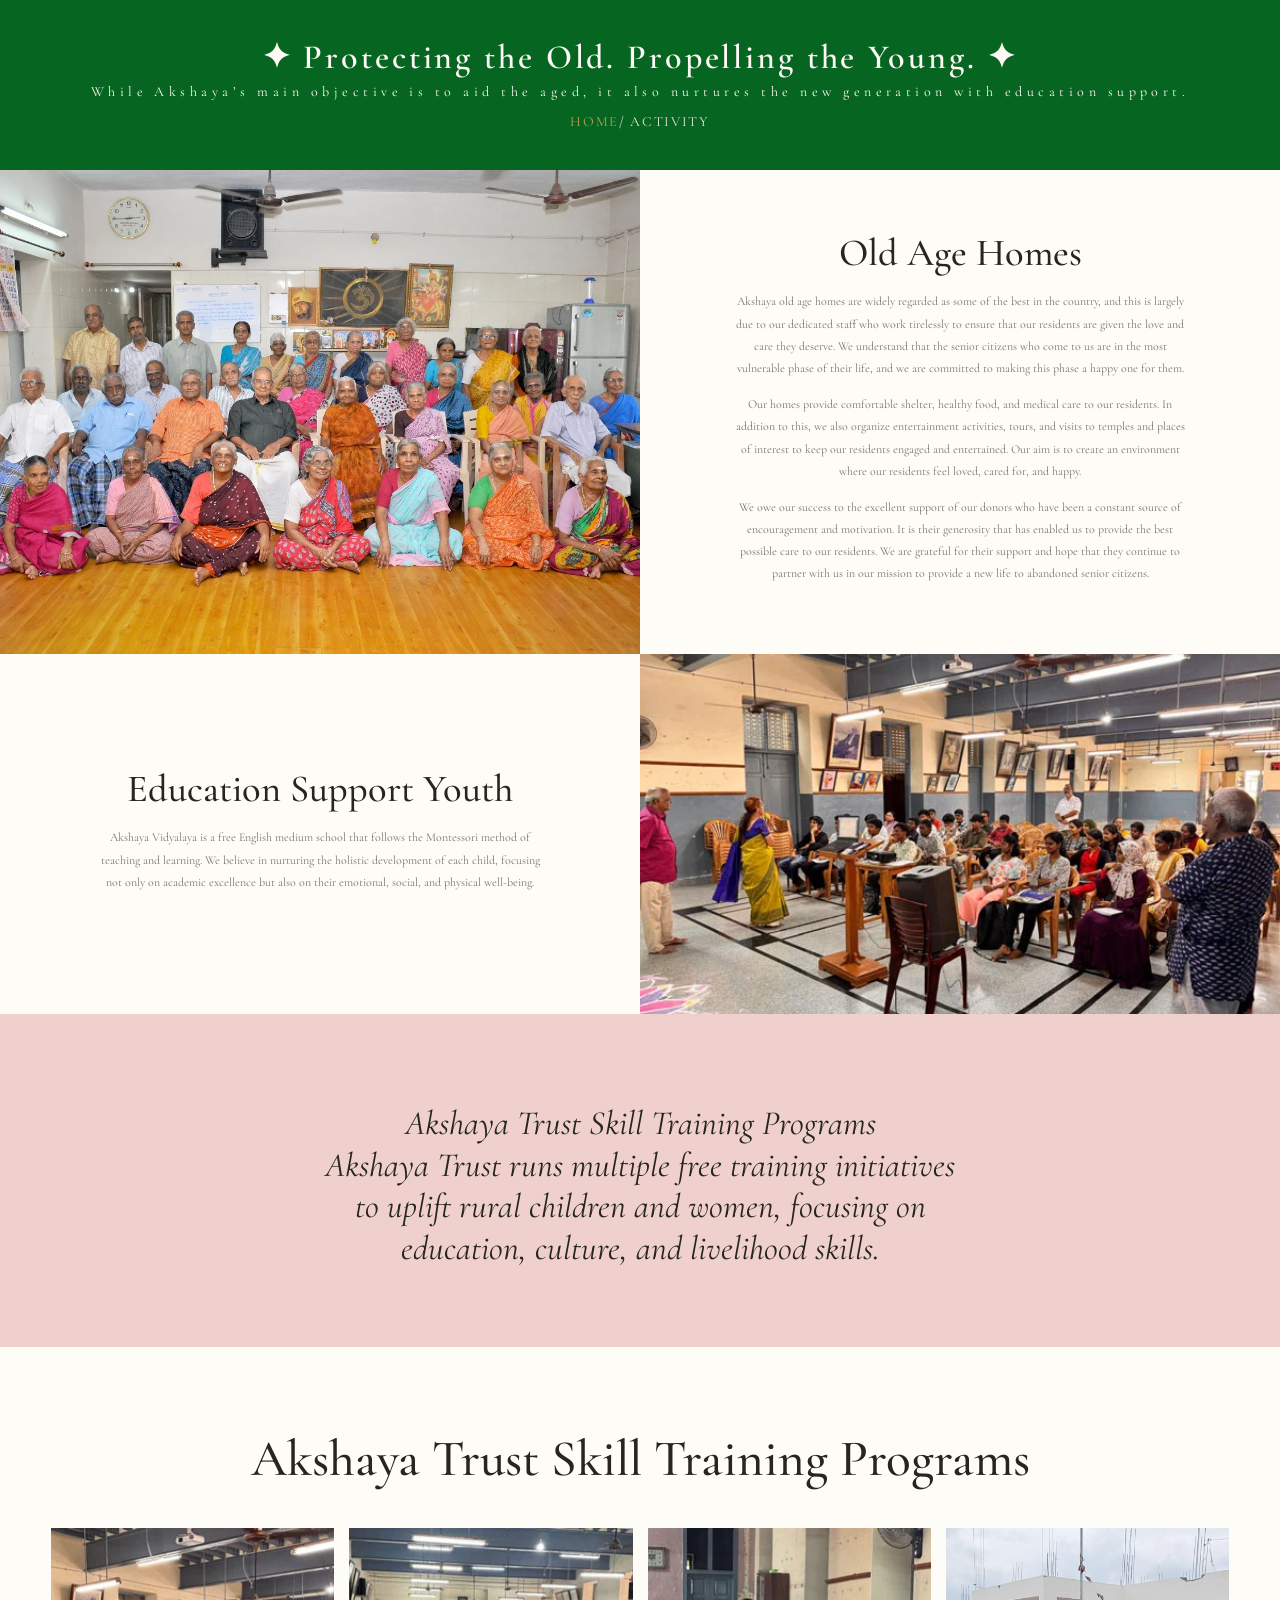
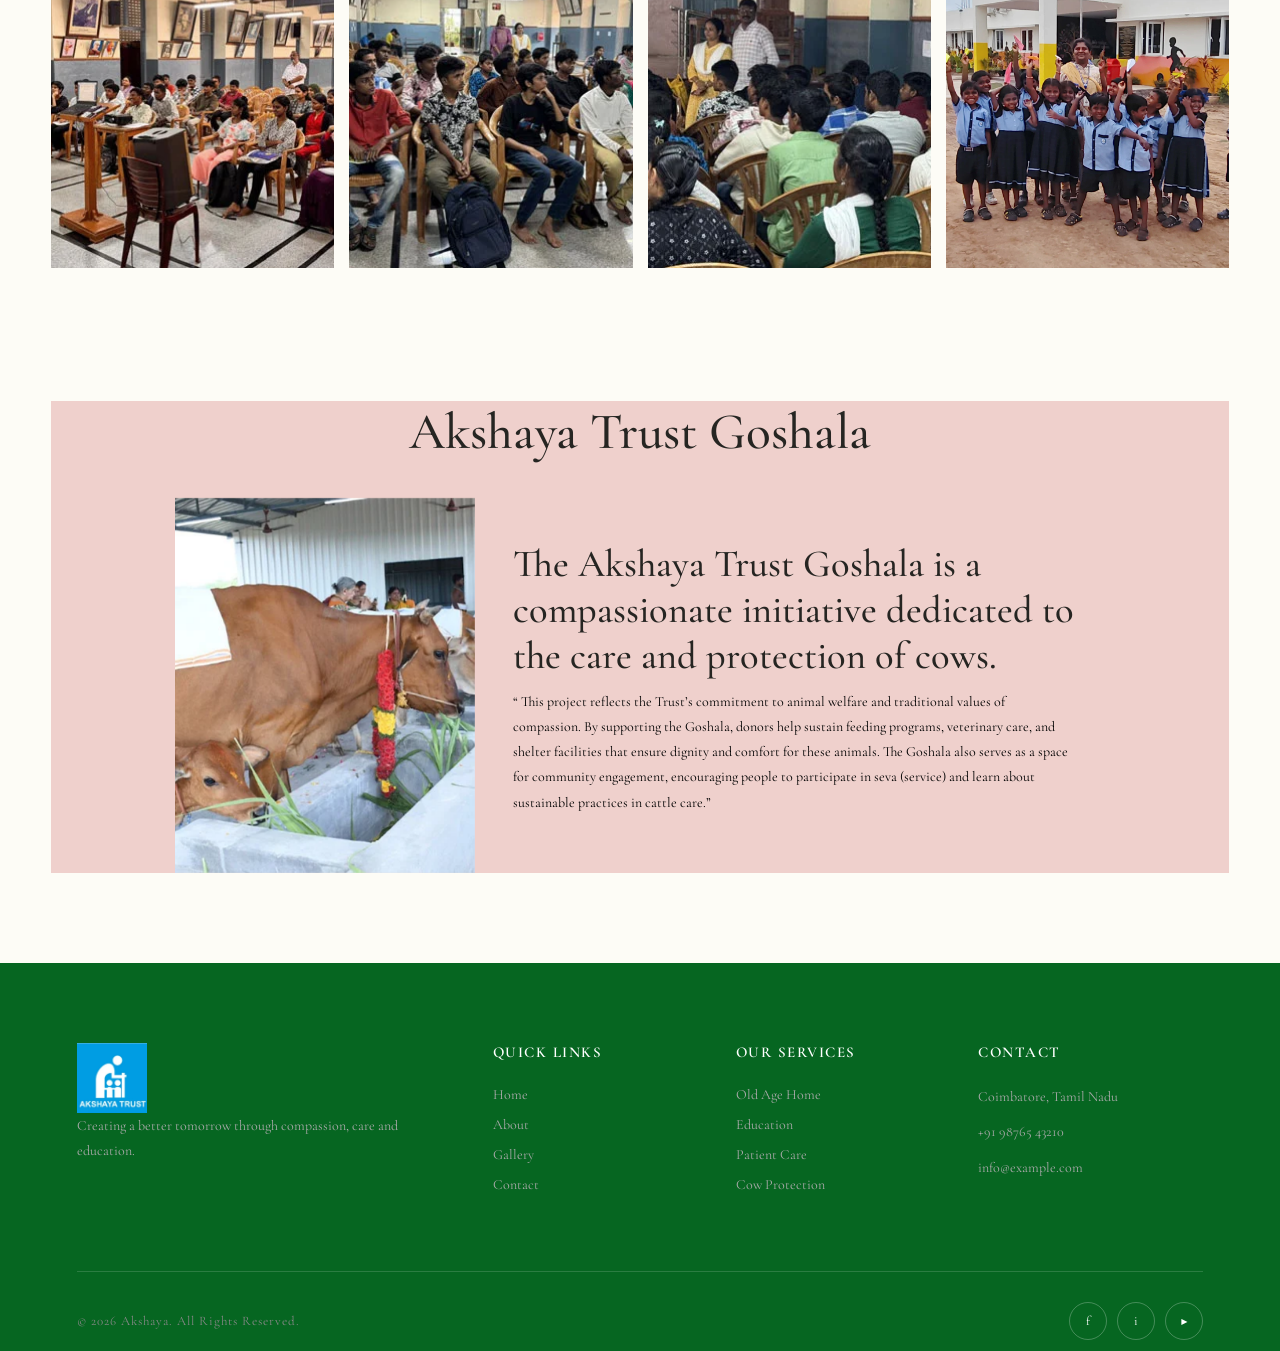
<file: activity.html>
<!doctype html>
<html lang="en">
  <head>
    <meta charset="UTF-8" />
    <meta name="viewport" content="width=device-width, initial-scale=1.0" />
    <title>Activity</title>

    <link rel="preconnect" href="https://fonts.googleapis.com" />
    <link rel="preconnect" href="https://fonts.gstatic.com" crossorigin />
    <link
      href="https://fonts.googleapis.com/css2?family=Cormorant+Garamond:wght@400;500;600;700&family=Montserrat:wght@400;500;600&display=swap"
      rel="stylesheet"
    />
    <style>
      :root {
        --cream: #fdfcf6;
        --yellow: #efd0cc;
        --gold: #efd0cc;
        --text: #262522;
        --muted: #77746e;
        --line: #e8e5dc;
        --max: 1180px;
      }

      * {
        margin: 0;
        padding: 0;
        box-sizing: border-box;
      }
      html {
        scroll-behavior: smooth;
      }
      body {
        background: var(--cream);
        color: var(--text);
        font-family: "Cormorant Garamond", serif;
        overflow-x: hidden;
      }
      img {
        display: block;
        width: 100%;
      }
      a {
        color: inherit;
        text-decoration: none;
      }

      .container {
        width: min(92%, var(--max));
        margin: auto;
      }
      .breadcrumb{
  margin-top:13px;
  color:#e8e5dc;
  font-size:14px;
  letter-spacing:.12em;
  text-transform:uppercase;
}

      /* ================= HEADER ================= */
      .site-header {
        background: #066621;
        min-height: 170px;
        display: flex;
        align-items: center;
        justify-content: center;
        position: relative;
      }
      .brand {
        color: #fff9f6;
        text-align: center;
        letter-spacing: 0.18em;
      }
      .brand-mark {
        font-family: "Cormorant Garamond", serif;
        font-size: 14px;
        letter-spacing: 0.16em;
        margin-bottom: 3px;
      }
      .brand h1 {
        font-family: "Cormorant Garamond", serif;
        font-size: 34px;
        line-height: 0.9;
        font-weight: 600;
      }
      .brand small {
        display: block;
        font-size: 14px;
        letter-spacing: 0.32em;
        margin-top: 9px;
      }
      .social {
        position: absolute;
        right: 28px;
        bottom: 14px;
        display: flex;
        flex-direction: column;
        gap: 10px;
      }
      .social a {
        width: 22px;
        height: 22px;
        border: 1px solid rgba(255, 255, 255, 0.7);
        border-radius: 50%;
        display: grid;
        place-items: center;
        color: #fff;
        font-size: 10px;
        transition: 0.25s;
      }
      .social a:hover {
        background: #fff;
        color: var(--brown);
        transform: translateY(-2px);
      }

      /* ===== INTRO BLOCKS ===== */
      .intro-grid {
        display: grid;
        grid-template-columns: 1fr 1fr;
      }
      .intro-image {
        min-height: 360px;
        overflow: hidden;
      }
      .intro-image img {
        height: 100%;
        object-fit: cover;
      }
      .intro-copy {
        display: flex;
        align-items: center;
        justify-content: center;
        padding: 55px clamp(30px, 6vw, 90px);
        text-align: center;
      }
      .intro-copy h3 {
        font-family: "Cormorant Garamond", serif;
        font-size: clamp(28px, 3vw, 42px);
        line-height: 1;
        font-weight: 500;
        margin-bottom: 18px;
      }
      .eyebrow {
        font-size: 7px;
        color: var(--gold);
        text-transform: uppercase;
        letter-spacing: 0.18em;
        margin-bottom: 9px;
      }
      .intro-copy p {
        max-width: 450px;
        margin: 0 auto 14px;
        font-size: 12px;
        color: var(--muted);
        line-height: 1.85;
      }
      .small-btn {
        display: inline-block;
        background: #161616;
        color: white;
        font-size: 7px;
        text-transform: uppercase;
        letter-spacing: 0.17em;
        padding: 10px 18px;
        margin-top: 7px;
        transition: 0.25s;
      }
      .small-btn:hover {
        transform: translateY(-2px);
        background: var(--gold);
      }

      /* ===== TESTIMONIAL ===== */
      .testimonial {
        background: var(--yellow);
        padding: 70px 18px 78px;
        text-align: center;
        position: relative;
      }
      .quote {
        font-size: 34px;
        line-height: 0.5;
        margin-bottom: 19px;
      }
      .testimonial p {
        width: min(630px, 90%);
        margin: auto;
        font-family: "Cormorant Garamond", serif;
        font-style: italic;
        font-size: clamp(22px, 2.7vw, 34px);
        line-height: 1.22;
      }
      .testimonial-meta {
        display: flex;
        justify-content: center;
        gap: clamp(35px, 7vw, 100px);
        margin-top: 36px;
      }
      .meta-item {
        min-width: 100px;
      }
      .meta-item strong {
        font-family: "Cormorant Garamond", serif;
        font-size: 17px;
        font-weight: 600;
      }
      .meta-item span {
        display: block;
        margin-top: 4px;
        font-size: 7px;
        color: var(--muted);
        letter-spacing: 0.08em;
      }

      /* ===== TEAM ===== */
      .team {
        padding: 72px 0 78px;
      }
      .section-center {
        text-align: center;
      }
      .section-center h2 {
        font-family: "Cormorant Garamond", serif;
        font-size: clamp(38px, 4vw, 53px);
        font-weight: 500;
      }
      .team-grid {
        display: grid;
        grid-template-columns: repeat(4, 1fr);
        gap: 15px;
        margin-top: 38px;
      }
      .member img {
        aspect-ratio: 1/1.2;
        object-fit: cover;
        filter: saturate(0.88);
      }
      .member-info {
        text-align: center;
        padding: 10px 4px;
      }
      .member-info h4 {
        font-family: "Cormorant Garamond", serif;
        font-size: 17px;
        font-weight: 600;
      }
      .member-info p {
        font-size: 7px;
        color: var(--muted);
        margin-top: 3px;
      }
      /* ===== REVIEWS ===== */
      .reviews {
        padding: 46px 0 90px;
      }
      .review-grid {
        display: grid;
        grid-template-columns: 300px 1fr;
        gap: 38px;
        align-items: center;
        width: min(930px, 100%);
        margin: 35px auto 0;
      }
      .review-image img {
        aspect-ratio: 4/5;
        object-fit: cover;
      }
      .review-copy {
        padding-right: 30px;
      }
      .review-copy h3 {
        font-family: "Cormorant Garamond", serif;
        font-size: clamp(27px, 3vw, 40px);
        font-weight: 500;
        margin-bottom: 10px;
      }
      .review-copy p {
        font-size: 14px;
        color: black;
        line-height: 1.8;
        max-width: 560px;
        margin-bottom: 15px;
      }
      .author {
        display: flex;
        align-items: center;
        gap: 10px;
      }
      .avatar {
        width: 31px;
        height: 31px;
        border-radius: 50%;
        object-fit: cover;
      }
      .author strong {
        font-size: 9px;
      }
      .author span {
        display: block;
        font-size: 7px;
        color: var(--muted);
      }
      /* =========================================
   FOOTER
========================================= */
      footer {
        padding: 70px 8vw 25px;
        background: #066621;
      }

      .footer-top {
        display: grid;
        grid-template-columns: 1fr 1fr 1fr;
        padding-bottom: 70px;
      }

      .footer-top p {
        font-family: var(--serif);
        font-size: 20px;
        line-height: 1.4;
      }
      .social-links {
        display: flex;
        flex-direction: column;
        gap: 12px;
        font-size: 11px;
        text-transform: uppercase;
        letter-spacing: 1px;
      }

      .social-links a:hover {
        text-decoration: underline;
      }

      .footer-bottom {
        display: flex;
        justify-content: space-between;
        padding-top: 20px;
        border-top: 1px solid #c1bdb5;
        color: #777;
        font-size: 9px;
        letter-spacing: 1px;
      }

      /* =========================
   FOOTER DESIGN
========================= */

      .site-footer {
        width: 100%;
        background: #066621;
        color: #fff;
        padding: 80px 6% 0;
      }

      /* Main Footer */

      .footer-container {
        max-width: 1400px;
        margin: 0 auto;

        display: grid;
        grid-template-columns:
          2fr
          1fr
          1fr
          1.3fr;

        gap: 70px;

        padding-bottom: 65px;
      }

      /* Brand */

      .footer-brand h2 {
        font-size: 42px;
        font-weight: 700;
        letter-spacing: -1px;
        margin: 0 0 20px;
      }

      .footer-brand p {
        max-width: 330px;

        color: #aaa;

        font-size: 14px;
        line-height: 1.8;

        margin: 0;
      }

      /* Footer Columns */

      .footer-column {
        display: flex;
        flex-direction: column;
        align-items: flex-start;
      }

      .footer-column h4 {
        font-size: 15px;
        font-weight: 600;

        margin: 0 0 25px;

        text-transform: uppercase;
        letter-spacing: 1.5px;
      }

      .footer-column a {
        position: relative;

        display: inline-block;

        color: #aaa;
        text-decoration: none;

        font-size: 14px;

        margin-bottom: 13px;

        transition: color 0.3s ease;
      }

      .footer-column a::after {
        content: "";

        position: absolute;

        left: 0;
        bottom: -3px;

        width: 0;
        height: 1px;

        background: #fff;

        transition: width 0.3s ease;
      }

      .footer-column a:hover {
        color: #fff;
      }

      .footer-column a:hover::after {
        width: 100%;
      }

      /* Contact */

      .footer-contact p {
        color: #aaa;

        font-size: 14px;
        line-height: 1.6;

        margin: 0 0 13px;
      }

/* =========================
   FOOTER BOTTOM
========================= */

      .footer-bottom {
        max-width: 1400px;
        margin: 0 auto;

        min-height: 80px;

        border-top: 1px solid rgba(255, 255, 255, 0.15);

        display: flex;
        align-items: center;
        justify-content: space-between;
      }

      .footer-bottom p {
        margin: 0;

        color: #888;

        font-size: 13px;
      }

      .logo {
        display: flex;
        align-items: center;
        gap: 10px;
        font-size: 25px;
        font-weight: 700;
        letter-spacing: 1px;
      }

      .logo-icon {
        width: 70px;
        height: 70px;
        display: grid;
        place-items: center;
        border-radius: 50%;
        background: var(--black);
        color: white;
        font-family: var(--serif);
        font-style: italic;
        font-size: 25px;
      }

      .logo small {
        display: block;
        font-size: 15px;
        letter-spacing: 2px;
        margin-top: 1px;
      }
      /* Social */

      .footer-social {
        display: flex;
        align-items: center;
        gap: 10px;
      }

      .footer-social a {
        width: 38px;
        height: 38px;

        border: 1px solid rgba(255, 255, 255, 0.25);
        border-radius: 50%;

        display: flex;
        align-items: center;
        justify-content: center;

        color: #fff;
        text-decoration: none;

        font-size: 13px;

        transition:
          background 0.3s ease,
          color 0.3s ease,
          transform 0.3s ease;
      }

      .footer-social a:hover {
        background: #fff;
        color: #111;

        transform: translateY(-4px);
      }

      @media (max-width: 600px) {
        .site-footer {
          padding: 55px 25px 0;
        }

        .footer-container {
          grid-template-columns: 1fr;

          gap: 40px;

          padding-bottom: 45px;
        }

        .footer-brand {
          grid-column: span 1;
        }

        .footer-brand h2 {
          font-size: 35px;
        }

        .footer-bottom {
          min-height: auto;

          padding: 25px 0;

          flex-direction: column;

          align-items: flex-start;

          gap: 20px;
        }
      }

      /* ===== ANIMATIONS ===== */
      .reveal {
        opacity: 0;
        transform: translateY(25px);
        animation: reveal 0.8s ease forwards;
      }
      .delay-1 {
        animation-delay: 0.12s;
      }
      .delay-2 {
        animation-delay: 0.24s;
      }
      @keyframes reveal {
        to {
          opacity: 1;
          transform: none;
        }
      }

      /* ===== RESPONSIVE ===== */
      @media (max-width: 850px) {
        .team-grid {
          grid-template-columns: repeat(2, 1fr);
        }
        .footer-grid {
          grid-template-columns: repeat(2, 1fr);
        }
      }
      @media (max-width: 650px) {
        .topbar {
          height: 32px;
          font-size: 7px;
        }
        .logo h1 {
          font-size: 35px;
        }
        .nav {
          overflow-x: auto;
          justify-content: flex-start;
          white-space: nowrap;
          gap: 24px;
          padding-left: 20px;
          padding-right: 20px;
        }
        .page-title {
          padding: 52px 0;
        }
        .intro-grid {
          grid-template-columns: 1fr;
        }
        .intro-copy {
          padding: 45px 25px;
        }
        .intro-grid .intro-copy {
          order: 2;
        }
        .intro-grid .intro-image {
          order: 1;
        }
        .intro-grid.reverse .intro-copy {
          order: 2;
        }
        .intro-grid.reverse .intro-image {
          order: 1;
        }
        .intro-image {
          min-height: 330px;
        }
        .testimonial {
          padding: 58px 12px 64px;
        }
        .testimonial-meta {
          flex-wrap: wrap;
          gap: 20px;
        }
        .team {
          padding: 55px 0;
        }
        .team-grid {
          grid-template-columns: repeat(2, 1fr);
          gap: 12px;
        }
        .review-grid {
          grid-template-columns: 1fr;
          width: 90%;
        }
        .review-image {
          max-width: 280px;
          margin: auto;
        }
        .review-copy {
          padding-right: 0;
          text-align: center;
        }
        .author {
          justify-content: center;
        }
        .footer-grid {
          grid-template-columns: 1fr 1fr;
        }
      }
      @media (max-width: 400px) {
        .team-grid {
          grid-template-columns: 1fr;
        }
        .footer-grid {
          grid-template-columns: 1fr;
        }
      }
      @media (prefers-reduced-motion: reduce) {
        .reveal {
          animation: none;
          opacity: 1;
          transform: none;
        }
      }
    </style>
  </head>
  <body>
    <header class="site-header">
      <div class="brand">
        <div class="brand-mark"></div>
        <h1>✦ Protecting the Old. Propelling the Young. ✦</h1>
        <small
          >While Akshaya’s main objective is to aid the aged, it also nurtures
          the new generation with education support.</small
        >
        <div>
          <div class="breadcrumb"><a href="index.html" style="color: #be9b4f;">Home</a>/ Activity</div>
        </div>
    </header>

    <main>
      <section class="intro-grid">
        <div class="intro-image reveal">
          <img
            src="image/group-pic.webp"
            alt="Fashion portrait"
          />
        </div>

        <div class="intro-copy reveal delay-1">
          <div>
            <div class="eyebrow"></div>
            <h3>Old Age Homes</h3>
            <p>
              Akshaya old age homes are widely regarded as some of the best in
              the country, and this is largely due to our dedicated staff who
              work tirelessly to ensure that our residents are given the love
              and care they deserve. We understand that the senior citizens who
              come to us are in the most vulnerable phase of their life, and we
              are committed to making this phase a happy one for them.
            </p>
            <p>
              Our homes provide comfortable shelter, healthy food, and medical
              care to our residents. In addition to this, we also organize
              entertainment activities, tours, and visits to temples and places
              of interest to keep our residents engaged and entertained. Our aim
              is to create an environment where our residents feel loved, cared
              for, and happy.
            </p>

            <p>
              We owe our success to the excellent support of our donors who have
              been a constant source of encouragement and motivation. It is
              their generosity that has enabled us to provide the best possible
              care to our residents. We are grateful for their support and hope
              that they continue to partner with us in our mission to provide a
              new life to abandoned senior citizens.
            </p>
          </div>
        </div>
      </section>

      <section class="intro-grid">
        <div class="intro-copy reveal">
          <div>
            <div class="eyebrow"></div>
            <h3>Education Support Youth</h3>
            <p>
              Akshaya Vidyalaya is a free English medium school that follows the
              Montessori method of teaching and learning. We believe in
              nurturing the holistic development of each child, focusing not
              only on academic excellence but also on their emotional, social,
              and physical well-being.
            </p>
          </div>
        </div>

        <div class="intro-image reveal delay-1">
          <img
            src="image/student-2.webp"
            alt="Fashion model"
          />
        </div>
      </section>

      <section class="testimonial">
        <div class="quote"></div>
        <p>Akshaya Trust Skill Training Programs</p>
        <p>
          Akshaya Trust runs multiple free training initiatives to uplift rural
          children and women, focusing on education, culture, and livelihood
          skills.
        </p>
      </section>

      <section class="team">
        <div class="container">
          <div class="section-center">
            <div class="eyebrow"></div>
            <h2>Akshaya Trust Skill Training Programs</h2>
          </div>

          <div class="team-grid">
            <div class="member reveal">
              <img src="image/student-2.webp" alt="Ariana Bradford" />
            </div>

            <div class="member reveal delay-1">
              <img src="image/student-1 (1).webp" alt="Isabela Harding" />
            </div>

            <div class="member reveal delay-2">
              <img src="image/student-4.webp" alt="Zara Gordon" />
            </div>

            <div class="member reveal delay-3">
              <img
                src="image/akshaya-trust-school-donate-2.webp"
                alt="Isabella Scott"
              />
            </div>
          </div>
        </div>
      </section>

      <section class="reviews">
        <div class="container" style="background-color: #efd0cc;">
          <div class="section-center">
            <div class="eyebrow"></div>
            <h2>Akshaya Trust Goshala</h2>
          </div>

          <div class="review-grid">
            <div class="review-image reveal">
              <img src="image/students9.webp" alt="Fashion editorial" />
            </div>

            <div class="review-copy reveal delay-1">
              <h3>
                The Akshaya Trust Goshala is a compassionate initiative
                dedicated to the care and protection of cows.
              </h3>
              <p>
                “ This project reflects the Trust’s commitment to animal welfare
                and traditional values of compassion. By supporting the Goshala,
                donors help sustain feeding programs, veterinary care, and
                shelter facilities that ensure dignity and comfort for these
                animals. The Goshala also serves as a space for community
                engagement, encouraging people to participate in seva (service)
                and learn about sustainable practices in cattle care.”
              </p>
            </div>
          </div>
        </div>
      </section>
    </main>

    <footer class="site-footer">
      <div class="footer-container">
        <!-- Brand -->
        <div class="footer-brand">
          <span class="logo-icon">
            <img src="image/akshaya-trust-logo-300x300.webp" />
          </span>
          <p>
            Creating a better tomorrow through compassion, care and education.
          </p>
        </div>

        <!-- Quick Links -->
        <div class="footer-column">
          <h4>Quick Links</h4>

          <a href="index.html">Home</a>
          <a href="about.html">About</a>
          <a href="gallery.html">Gallery</a>
          <a href="contact.html">Contact</a>
        </div>

        <!-- Our Services -->
        <div class="footer-column">
          <h4>Our Services</h4>

          <a href="#">Old Age Home</a>
          <a href="#">Education</a>
          <a href="#">Patient Care</a>
          <a href="#">Cow Protection</a>
        </div>

        <!-- Contact -->
        <div class="footer-column footer-contact">
          <h4>Contact</h4>

          <p>Coimbatore, Tamil Nadu</p>

          <p>+91 98765 43210</p>

          <p>info@example.com</p>
        </div>
      </div>

      <!-- Bottom Footer -->

      <div class="footer-bottom">
        <p>© 2026 Akshaya. All Rights Reserved.</p>

        <div class="footer-social">
          <a href="#" aria-label="Facebook">f</a>
          <a href="#" aria-label="Instagram">i</a>
          <a href="#" aria-label="YouTube">▶</a>
        </div>
      </div>
    </footer>
  </body>
</html>
</file>
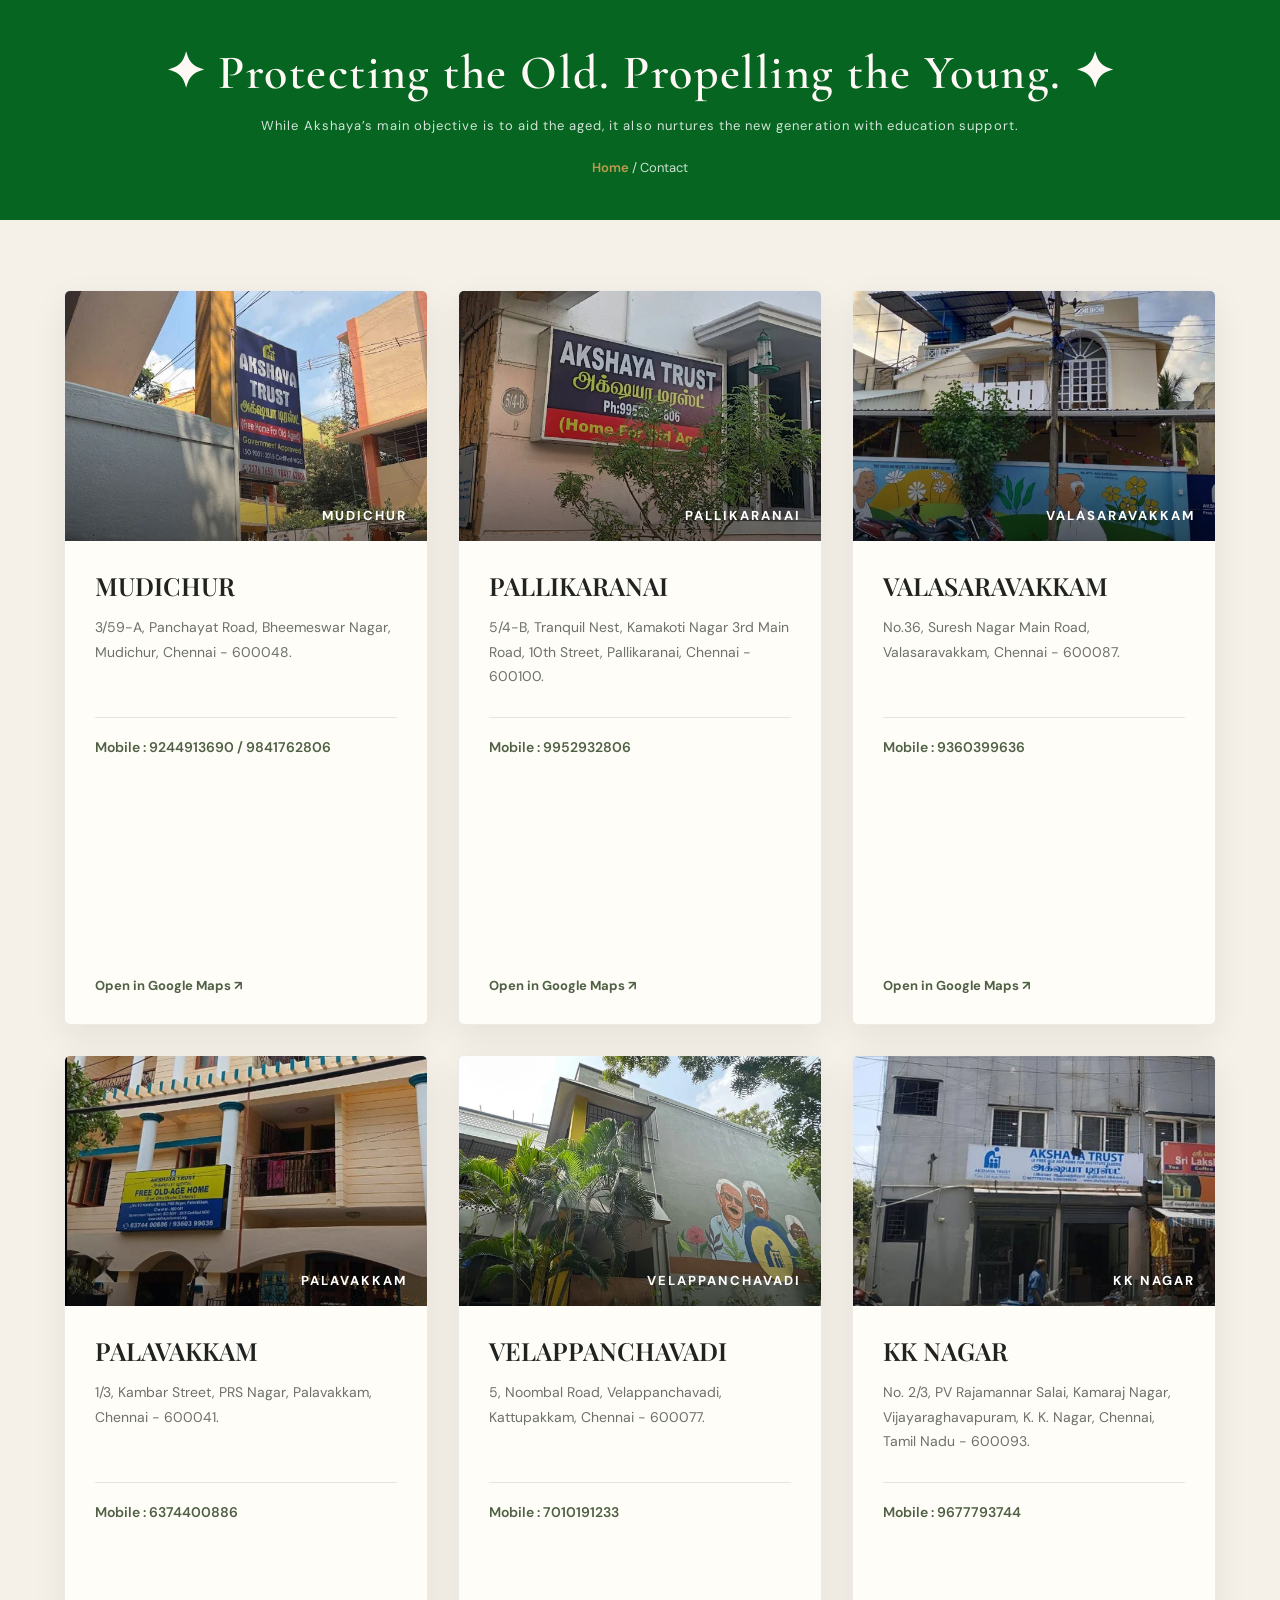
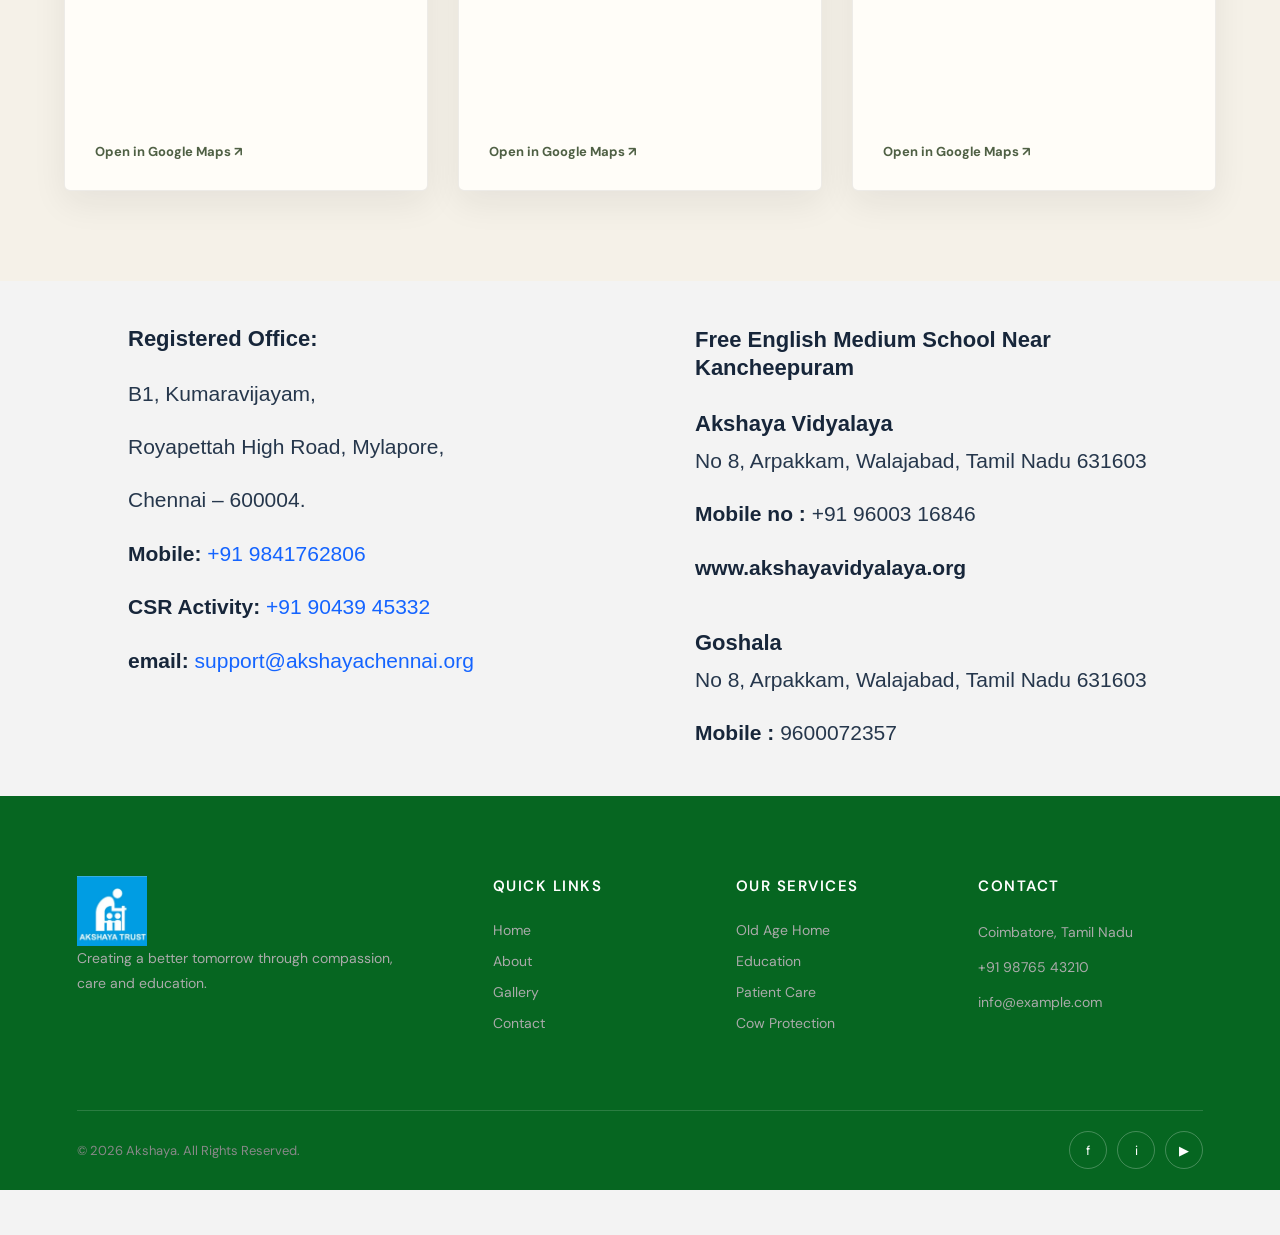
<file: contact.html>
<!DOCTYPE html>
<html lang="en">
<head>
  <meta charset="UTF-8">
  <meta name="viewport" content="width=device-width, initial-scale=1.0">

  <title>Our Locations</title>

  <link rel="preconnect" href="https://fonts.googleapis.com">
  <link rel="preconnect" href="https://fonts.gstatic.com" crossorigin>

  <link href="https://fonts.googleapis.com/css2?family=Cormorant+Garamond:wght@500;600;700&family=DM+Sans:wght@400;500;600;700&family=Playfair+Display:wght@500;600;700&display=swap" rel="stylesheet">

  <style>
    * {
      margin: 0;
      padding: 0;
      box-sizing: border-box;
    }

    html {
      scroll-behavior: smooth;
    }

    body {
      width: 100%;
      min-height: 100vh;
      overflow-x: hidden;
      background: #f5f1e8;
      color: #20231f;
      font-family: "DM Sans", sans-serif;
    }

    img {
      max-width: 100%;
    }

    a {
      text-decoration: none;
    }

    .locations-section {
      width: 100%;
      padding-bottom: 90px;
    }

    .site-header {
      width: 100%;
      min-height: 220px;
      padding: 45px 7% 42px;
      background: #066621;
      display: flex;
      align-items: center;
      justify-content: center;
      position: relative;
      text-align: center;
    }

    .brand {
      width: 100%;
      color: #fff9f6;
      text-align: center;
    }

    .brand h1 {
      margin: 0;
      font-family: "Cormorant Garamond", serif;
      font-size: clamp(30px, 4vw, 48px);
      font-weight: 600;
      line-height: 1.1;
      letter-spacing: 0.03em;
    }

    .brand small {
      display: block;
      max-width: 780px;
      margin: 16px auto 0;
      color: rgba(255, 255, 255, 0.82);
      font-size: 13px;
      line-height: 1.7;
      letter-spacing: 0.08em;
    }

    .breadcrumb {
      margin-top: 22px;
      color: rgba(255, 255, 255, 0.8);
      font-size: 13px;
    }

    .breadcrumb a {
      color: #be9b4f;
      font-weight: 600;
    }

    .locations-grid {
      width: 100%;
      padding: 70px 5% 0;
      display: grid;
      grid-template-columns: repeat(3, minmax(0, 1fr));
      gap: 30px;
      align-items: stretch;
    }

    .location-card {
      width: 100%;
      min-width: 0;
      display: flex;
      flex-direction: column;
      position: relative;
      overflow: hidden;
      background: #fffdf8;
      border: 1px solid rgba(32, 35, 31, 0.08);
      border-radius: 6px;
      box-shadow: 0 12px 35px rgba(32, 35, 31, 0.07);
      transition: transform 0.4s ease, box-shadow 0.4s ease;
    }

    .location-card:hover {
      transform: translateY(-8px);
      box-shadow: 0 25px 55px rgba(32, 35, 31, 0.13);
    }

    .location-card.featured {
      background: #4f6044;
      color: #fff;
    }

    .card-image {
      width: 100%;
      height: 250px;
      position: relative;
      overflow: hidden;
      flex-shrink: 0;
    }

    .card-image img {
      width: 100%;
      height: 100%;
      display: block;
      object-fit: cover;
      transition: transform 0.6s ease;
    }

    .location-card:hover .card-image img {
      transform: scale(1.08);
    }

    .card-image::after {
      content: "";
      position: absolute;
      inset: 0;
      background: linear-gradient(
        to top,
        rgba(0, 0, 0, 0.45),
        transparent 55%
      );
    }

    .card-image span {
      position: absolute;
      right: 20px;
      bottom: 17px;
      z-index: 2;
      color: #fff;
      font-size: 13px;
      font-weight: 700;
      letter-spacing: 2px;
    }

    .card-content {
      flex: 1;
      display: flex;
      flex-direction: column;
      padding: 30px;
    }

    .location-icon {
      width: 46px;
      height: 46px;
      margin-bottom: 20px;
      display: flex;
      align-items: center;
      justify-content: center;
      background: #edf0e8;
      border-radius: 50%;
      font-size: 20px;
    }

    .featured .location-icon {
      background: rgba(255, 255, 255, 0.14);
    }

    .card-content h3 {
      margin-bottom: 14px;
      color: #20231f;
      font-family: "Playfair Display", serif;
      font-size: 25px;
      font-weight: 600;
      line-height: 1.2;
    }

    .featured .card-content h3 {
      color: #fff;
    }

    .card-content p {
      min-height: 82px;
      color: #6d7169;
      font-size: 14px;
      line-height: 1.75;
    }

    .featured .card-content p {
      color: rgba(255, 255, 255, 0.78);
    }

    .phone {
      margin-top: 20px;
      padding-top: 18px;
      border-top: 1px solid rgba(32, 35, 31, 0.1);
      color: #4f6044;
      font-size: 14px;
      font-weight: 600;
      line-height: 1.6;
    }

    .featured .phone {
      border-color: rgba(255, 255, 255, 0.2);
      color: #fff;
    }

    .phone a {
      color: inherit;
    }

    .card-content iframe {
      width: 100%;
      height: 180px;
      margin-top: 22px;
      display: block;
      border: 0;
      border-radius: 4px;
      filter: grayscale(25%);
    }

    .map-link {
      display: inline-flex;
      align-items: center;
      gap: 7px;
      width: fit-content;
      margin-top: 17px;
      color: #4f6044;
      font-size: 13px;
      font-weight: 700;
      transition: gap 0.3s ease, opacity 0.3s ease;
    }

    .map-link:hover {
      gap: 12px;
      opacity: 0.7;
    }

    .featured .map-link {
      color: #fff;
    }
/* =========================
   BODY CONTENT
========================= */

.contact-section {
  width: 100%;
  background: #f3f3f3;
  padding: 45px 0;
}

.contact-container {
  width: min(80%, 1120px);
  margin: 0 auto;

  display: grid;
  grid-template-columns: 1fr 1fr;
  gap: 100px;

  align-items: start;
}


/* =========================
   LEFT SECTION
========================= */

.body-left {
  padding-right: 25px;
}

.body-left h2 {
  margin-bottom: 28px;

  color: #17263a;

  font-family: Arial, sans-serif;
  font-size: 22px;
  font-weight: 700;
}

.body-left p {
  margin-bottom: 25px;

  color: #26374c;

  font-family: Arial, sans-serif;
  font-size: 21px;
  font-weight: 400;

  line-height: 1.35;
}

.body-left strong {
  color: #17263a;
  font-weight: 700;
}

.body-left a {
  color: #1464ff;
  text-decoration: none;
}

.body-left a:hover {
  text-decoration: underline;
}


/* =========================
   RIGHT SECTION
========================= */

.body-right {
  padding-left: 5px;
}

.body-block {
  margin-bottom: 48px;
}

.body-block h2 {
  margin-bottom: 28px;

  color: #17263a;

  font-family: Arial, sans-serif;
  font-size: 22px;
  font-weight: 700;

  line-height: 1.3;
}

.body-block h3 {
  margin-bottom: 10px;

  color: #17263a;

  font-family: Arial, sans-serif;
  font-size: 22px;
  font-weight: 700;
}

.body-block p {
  margin-bottom: 25px;

  color: #26374c;

  font-family: Arial, sans-serif;
  font-size: 21px;

  line-height: 1.35;
}

.body-block strong {
  color: #17263a;
  font-weight: 700;
}


/* =========================
   WEBSITE
========================= */

.website {
  color: #17263a !important;
  font-weight: 700;
  text-decoration: none;
}

.website:hover {
  color: #1464ff !important;
}


/* =========================
   GOSHALLA
========================= */

.goshala {
  margin-top: 5px;
}


/* =========================
   TABLET
========================= */

@media (max-width: 900px) {

  .contact-container {
    width: 88%;
    gap: 55px;
  }

  .body-left p,
  .body-block p {
    font-size: 18px;
  }

  .body-left h2,
  .body-block h2,
  .body-block h3 {
    font-size: 20px;
  }
}


/* =========================
   MOBILE
========================= */

@media (max-width: 650px) {

  .contact-section {
    padding: 40px 0;
  }

  .contact-container {
    width: 88%;

    grid-template-columns: 1fr;

    gap: 45px;
  }

  .body-left {
    padding-right: 0;
  }

  .body-right {
    padding-left: 0;
  }

  .body-left p,
  .body-block p {
    font-size: 17px;
    line-height: 1.55;
  }

  .body-left h2,
  .body-block h2,
  .body-block h3 {
    font-size: 19px;
  }

  .body-block {
    margin-bottom: 38px;
  }
}
      /* =========================
   FOOTER DESIGN
========================= */

      .site-footer {
        width: 100%;
        background: #066621;
        color: #fff;
        padding: 80px 6% 0;
      }

      /* Main Footer */

      .footer-container {
        max-width: 1400px;
        margin: 0 auto;

        display: grid;
        grid-template-columns:
          2fr
          1fr
          1fr
          1.3fr;

        gap: 70px;

        padding-bottom: 65px;
      }

      /* Brand */

      .footer-brand h2 {
        font-size: 42px;
        font-weight: 700;
        letter-spacing: -1px;
        margin: 0 0 20px;
      }

      .footer-brand p {
        max-width: 330px;

        color: #aaa;

        font-size: 14px;
        line-height: 1.8;

        margin: 0;
      }

      /* Footer Columns */

      .footer-column {
        display: flex;
        flex-direction: column;
        align-items: flex-start;
      }

      .footer-column h4 {
        font-size: 15px;
        font-weight: 600;

        margin: 0 0 25px;

        text-transform: uppercase;
        letter-spacing: 1.5px;
      }

      .footer-column a {
        position: relative;

        display: inline-block;

        color: #aaa;
        text-decoration: none;

        font-size: 14px;

        margin-bottom: 13px;

        transition: color 0.3s ease;
      }

      .footer-column a::after {
        content: "";

        position: absolute;

        left: 0;
        bottom: -3px;

        width: 0;
        height: 1px;

        background: #fff;

        transition: width 0.3s ease;
      }

      .footer-column a:hover {
        color: #fff;
      }

      .footer-column a:hover::after {
        width: 100%;
      }

      /* Contact */

      .footer-contact p {
        color: #aaa;

        font-size: 14px;
        line-height: 1.6;

        margin: 0 0 13px;
      }

/* =========================
   FOOTER BOTTOM
========================= */

      .footer-bottom {
        max-width: 1400px;
        margin: 0 auto;

        min-height: 80px;

        border-top: 1px solid rgba(255, 255, 255, 0.15);

        display: flex;
        align-items: center;
        justify-content: space-between;
      }

      .footer-bottom p {
        margin: 0;

        color: #888;

        font-size: 13px;
      }

      .logo {
        display: flex;
        align-items: center;
        gap: 10px;
        font-size: 25px;
        font-weight: 700;
        letter-spacing: 1px;
      }

      .logo-icon {
        width: 70px;
        height: 70px;
        display: grid;
        place-items: center;
        border-radius: 50%;
        background: var(--black);
        color: white;
        font-family: var(--serif);
        font-style: italic;
        font-size: 25px;
      }

      .logo small {
        display: block;
        font-size: 15px;
        letter-spacing: 2px;
        margin-top: 1px;
      }
      /* Social */

      .footer-social {
        display: flex;
        align-items: center;
        gap: 10px;
      }

      .footer-social a {
        width: 38px;
        height: 38px;

        border: 1px solid rgba(255, 255, 255, 0.25);
        border-radius: 50%;

        display: flex;
        align-items: center;
        justify-content: center;

        color: #fff;
        text-decoration: none;

        font-size: 13px;

        transition:
          background 0.3s ease,
          color 0.3s ease,
          transform 0.3s ease;
      }

      .footer-social a:hover {
        background: #fff;
        color: #111;

        transform: translateY(-4px);
      }

      @media (max-width: 600px) {
        .site-footer {
          padding: 55px 25px 0;
        }

        .footer-container {
          grid-template-columns: 1fr;

          gap: 40px;

          padding-bottom: 45px;
        }

        .footer-brand {
          grid-column: span 1;
        }

        .footer-brand h2 {
          font-size: 35px;
        }

        .footer-bottom {
          min-height: auto;

          padding: 25px 0;

          flex-direction: column;

          align-items: flex-start;

          gap: 20px;
        }
      }

    @media (max-width: 1100px) {
      .locations-grid {
        grid-template-columns: repeat(2, minmax(0, 1fr));
        gap: 25px;
        padding: 60px 5% 0;
      }

      .card-image {
        height: 230px;
      }

      .card-content {
        padding: 26px;
      }

      .footer-container {
        grid-template-columns: repeat(2, 1fr);
        gap: 45px 35px;
      }
    }

    @media (max-width: 800px) {
      .site-header {
        min-height: 220px;
        padding: 40px 7%;
      }

      .brand h1 {
        font-size: 36px;
      }

      .brand small {
        font-size: 12px;
        letter-spacing: 0.04em;
      }

      .locations-grid {
        padding-top: 50px;
      }
    }

    @media (max-width: 650px) {
      .site-header {
        min-height: 245px;
        padding: 38px 7% 42px;
      }

      .brand h1 {
        font-size: 31px;
        line-height: 1.15;
      }

      .brand small {
        margin-top: 14px;
        font-size: 11px;
        line-height: 1.7;
      }

      .breadcrumb {
        margin-top: 18px;
        font-size: 12px;
      }

      .locations-grid {
        grid-template-columns: 1fr;
        gap: 22px;
        padding: 45px 7% 0;
      }

      .card-image {
        height: 240px;
      }

      .card-content {
        padding: 25px;
      }

      .card-content h3 {
        font-size: 24px;
      }

      .card-content p {
        min-height: auto;
        font-size: 14px;
      }

      .card-content iframe {
        height: 190px;
      }

      .footer-container {
        grid-template-columns: 1fr;
        gap: 35px;
        padding: 55px 7% 40px;
      }

      .footer-brand {
        max-width: 100%;
      }

      .footer-bottom {
        padding: 20px 7%;
        flex-direction: column;
        text-align: center;
      }
    }

    @media (max-width: 400px) {
      .site-header {
        min-height: 250px;
        padding: 35px 6% 40px;
      }

      .brand h1 {
        font-size: 27px;
      }

      .brand small {
        font-size: 10px;
      }

      .breadcrumb {
        font-size: 11px;
      }

      .locations-grid {
        padding: 40px 6% 0;
      }

      .card-image {
        height: 210px;
      }

      .card-content {
        padding: 22px;
      }

      .location-icon {
        width: 42px;
        height: 42px;
        margin-bottom: 17px;
        font-size: 18px;
      }

      .card-content h3 {
        font-size: 22px;
      }

      .card-content p {
        font-size: 13px;
        line-height: 1.7;
      }

      .card-content iframe {
        height: 170px;
      }

      .footer-container {
        padding: 45px 6% 35px;
      }

      .footer-bottom {
        padding: 18px 6%;
      }
    }
  </style>
</head>

<body>

  <section class="locations-section">

    <header class="site-header">
      <div class="brand">
        <h1>✦ Protecting the Old. Propelling the Young. ✦</h1>

        <small>
          While Akshaya’s main objective is to aid the aged, it also nurtures
          the new generation with education support.
        </small>

        <div class="breadcrumb">
          <a href="index.html">Home</a>
          <span> / Contact</span>
        </div>
      </div>
    </header>

    <div class="locations-grid">

      <article class="location-card ">

        <div class="card-image">
          <img
            src="image/Akshaya-Trust-Mudichur.webp"
            alt="Mudichur location"
          >
          <span>MUDICHUR</span>
        </div>

        <div class="card-content">

          <h3>MUDICHUR</h3>

          <p>
            3/59-A, Panchayat Road, Bheemeswar Nagar,
            Mudichur, Chennai - 600048.
          </p>

          <div class="phone">
            Mobile :
            <a href="tel:9244913690">9244913690</a>
            /
            <a href="tel:9841762806">9841762806</a>
          </div>

          <iframe
            src="https://www.google.com/maps?q=3/59-A,+Panchayat+Road,+Bheemeswar+Nagar,+Mudichur,+Chennai+600048&output=embed"
            loading="lazy"
            title="Mudichur location map">
          </iframe>

          <a
            class="map-link"
            href="https://www.google.com/maps/search/?api=1&query=3/59-A,+Panchayat+Road,+Bheemeswar+Nagar,+Mudichur,+Chennai+600048"
            target="_blank"
            rel="noopener"
          >
            Open in Google Maps ↗
          </a>
        </div>

      </article>
      <article class="location-card">

        <div class="card-image">
          <img src="image/Akshaya-Trusr-Pallikaranai.webp"
            alt="Pallikaranai location"
          >
          <span>PALLIKARANAI</span>
        </div>

        <div class="card-content">
         

          <h3>PALLIKARANAI</h3>

          <p>
            5/4-B, Tranquil Nest, Kamakoti Nagar 3rd Main Road,
            10th Street, Pallikaranai, Chennai - 600100.
          </p>

          <div class="phone">
            Mobile :
            <a href="tel:9952932806">9952932806</a>
          </div>

          <iframe
            src="https://www.google.com/maps?q=Pallikaranai,+Chennai+600100&output=embed"
            loading="lazy"
            title="Pallikaranai location map">
          </iframe>

          <a
            class="map-link"
            href="https://www.google.com/maps/search/?api=1&query=Pallikaranai,+Chennai+600100"
            target="_blank"
            rel="noopener"
          >
            Open in Google Maps ↗
          </a>
        </div>

      </article>

      <article class="location-card">

        <div class="card-image">
          <img src="image/Akshaya-Trust-Valasaravakkam.webp"
            alt="Valasaravakkam location"
          >
          <span>VALASARAVAKKAM</span>
        </div>

        <div class="card-content">
          

          <h3>VALASARAVAKKAM</h3>

          <p>
            No.36, Suresh Nagar Main Road,
            Valasaravakkam, Chennai - 600087.
          </p>

          <div class="phone">
            Mobile :
            <a href="tel:9360399636">9360399636</a>
          </div>

          <iframe
            src="https://www.google.com/maps?q=Valasaravakkam,+Chennai+600087&output=embed"
            loading="lazy"
            title="Valasaravakkam location map">
          </iframe>

          <a
            class="map-link"
            href="https://www.google.com/maps/search/?api=1&query=Valasaravakkam,+Chennai+600087"
            target="_blank"
            rel="noopener"
          >
            Open in Google Maps ↗
          </a>
        </div>

      </article>

      <article class="location-card">

        <div class="card-image">
          <img src="image/Akshaya-Trust-pallavakkam.webp"
            alt="Palavakkam location"
          >
          <span>PALAVAKKAM</span>
        </div>

        <div class="card-content">
          

          <h3>PALAVAKKAM</h3>

          <p>
            1/3, Kambar Street, PRS Nagar,
            Palavakkam, Chennai - 600041.
          </p>

          <div class="phone">
            Mobile :
            <a href="tel:6374400886">6374400886</a>
          </div>

          <iframe
            src="https://www.google.com/maps?q=Palavakkam,+Chennai+600041&output=embed"
            loading="lazy"
            title="Palavakkam location map">
          </iframe>

          <a
            class="map-link"
            href="https://www.google.com/maps/search/?api=1&query=Palavakkam,+Chennai+600041"
            target="_blank"
            rel="noopener"
          >
            Open in Google Maps ↗
          </a>
        </div>

      </article>

      <article class="location-card">

        <div class="card-image">
          <img src="image/Akshaya-Trust-Velappanchavadi.webp"
            alt="Velappanchavadi location"
          >
          <span>VELAPPANCHAVADI</span>
        </div>

        <div class="card-content">
         

          <h3>VELAPPANCHAVADI</h3>

          <p>
            5, Noombal Road, Velappanchavadi,
            Kattupakkam, Chennai - 600077.
          </p>

          <div class="phone">
            Mobile :
            <a href="tel:7010191233">7010191233</a>
          </div>

          <iframe
            src="https://www.google.com/maps?q=Velappanchavadi,+Chennai+600077&output=embed"
            loading="lazy"
            title="Velappanchavadi location map">
          </iframe>

          <a
            class="map-link"
            href="https://www.google.com/maps/search/?api=1&query=Velappanchavadi,+Chennai+600077"
            target="_blank"
            rel="noopener"
          >
            Open in Google Maps ↗
          </a>
        </div>

      </article>

      <article class="location-card">

        <div class="card-image">
          <img src="image/Akshaya-Trust-kknagar.webp"
            alt="KK Nagar location"
          >
          <span>KK NAGAR</span>
        </div>

        <div class="card-content">
         

          <h3>KK NAGAR</h3>

          <p>
            No. 2/3, PV Rajamannar Salai, Kamaraj Nagar,
            Vijayaraghavapuram, K. K. Nagar,
            Chennai, Tamil Nadu - 600093.
          </p>

          <div class="phone">
            Mobile :
            <a href="tel:9677793744">9677793744</a>
          </div>

          <iframe
            src="https://www.google.com/maps?q=K.K.+Nagar,+Chennai+600093&output=embed"
            loading="lazy"
            title="KK Nagar location map">
          </iframe>

          <a
            class="map-link"
            href="https://www.google.com/maps/search/?api=1&query=K.K.+Nagar,+Chennai+600093"
            target="_blank"
            rel="noopener"
          >
            Open in Google Maps ↗
          </a>
        </div>

      </article>

    </div>

  </section>



  <!-- =========================
       BODY CONTENT
  ========================= -->

  <main class="contact-section">

    <div class="contact-container">

      <!-- =========================
           LEFT BODY CONTENT
      ========================= -->

      <section class="body-left">

        <h2>Registered Office:</h2>

        <p>B1, Kumaravijayam,</p>

        <p>Royapettah High Road, Mylapore,</p>

        <p>Chennai – 600004.</p>

        <p>
          <strong>Mobile:</strong>
          <a href="tel:+919841762806">
            +91 9841762806
          </a>
        </p>

        <p>
          <strong>CSR Activity:</strong>
          <a href="tel:+91904345332">
            +91 90439 45332
          </a>
        </p>

        <p>
          <strong>email:</strong>
          <a href="mailto:support@akshayachennai.org">
            support@akshayachennai.org
          </a>
        </p>

      </section>


      <!-- =========================
           RIGHT BODY CONTENT
      ========================= -->

      <section class="body-right">

        <!-- School -->

        <div class="body-block">

          <h2>
            Free English Medium School Near Kancheepuram
          </h2>

          <h3>
            Akshaya Vidyalaya
          </h3>

          <p>
            No 8, Arpakkam, Walajabad,
            Tamil Nadu 631603
          </p>

          <p>
            <strong>Mobile no :</strong>
            +91 96003 16846
          </p>

          <p>
            <a
              href="#"
              class="website"
            >
              www.akshayavidyalaya.org
            </a>
          </p>

        </div>


        <!-- Goshala -->

        <div class="body-block goshala">

          <h3>
            Goshala
          </h3>

          <p>
            No 8, Arpakkam, Walajabad,
            Tamil Nadu 631603
          </p>

          <p>
            <strong>Mobile :</strong>
            9600072357
          </p>

        </div>

      </section>

    </div>

  



  <footer class="site-footer">

    <div class="footer-container">

      <div class="footer-brand">

        <span class="logo-icon">
          <img
            src="image/akshaya-trust-logo-300x300.webp"
            alt="Akshaya Trust Logo"
          >
        </span>

        <p>
          Creating a better tomorrow through compassion,
          care and education.
        </p>

      </div>

      <div class="footer-column">

        <h4>Quick Links</h4>

        <a href="index.html">Home</a>
        <a href="about.html">About</a>
        <a href="gallery.html">Gallery</a>
        <a href="contact.html">Contact</a>

      </div>

      <div class="footer-column">

        <h4>Our Services</h4>

        <a href="#">Old Age Home</a>
        <a href="#">Education</a>
        <a href="#">Patient Care</a>
        <a href="#">Cow Protection</a>

      </div>

      <div class="footer-column footer-contact">

        <h4>Contact</h4>

        <p>Coimbatore, Tamil Nadu</p>
        <p>+91 98765 43210</p>
        <p>info@example.com</p>

      </div>

    </div>

    <div class="footer-bottom">

      <p>
        © 2026 Akshaya. All Rights Reserved.
      </p>

      <div class="footer-social">

        <a href="#" aria-label="Facebook">f</a>
        <a href="#" aria-label="Instagram">i</a>
        <a href="#" aria-label="YouTube">▶</a>

      </div>

    </div>

  </footer>

</body>
</html>
</file>
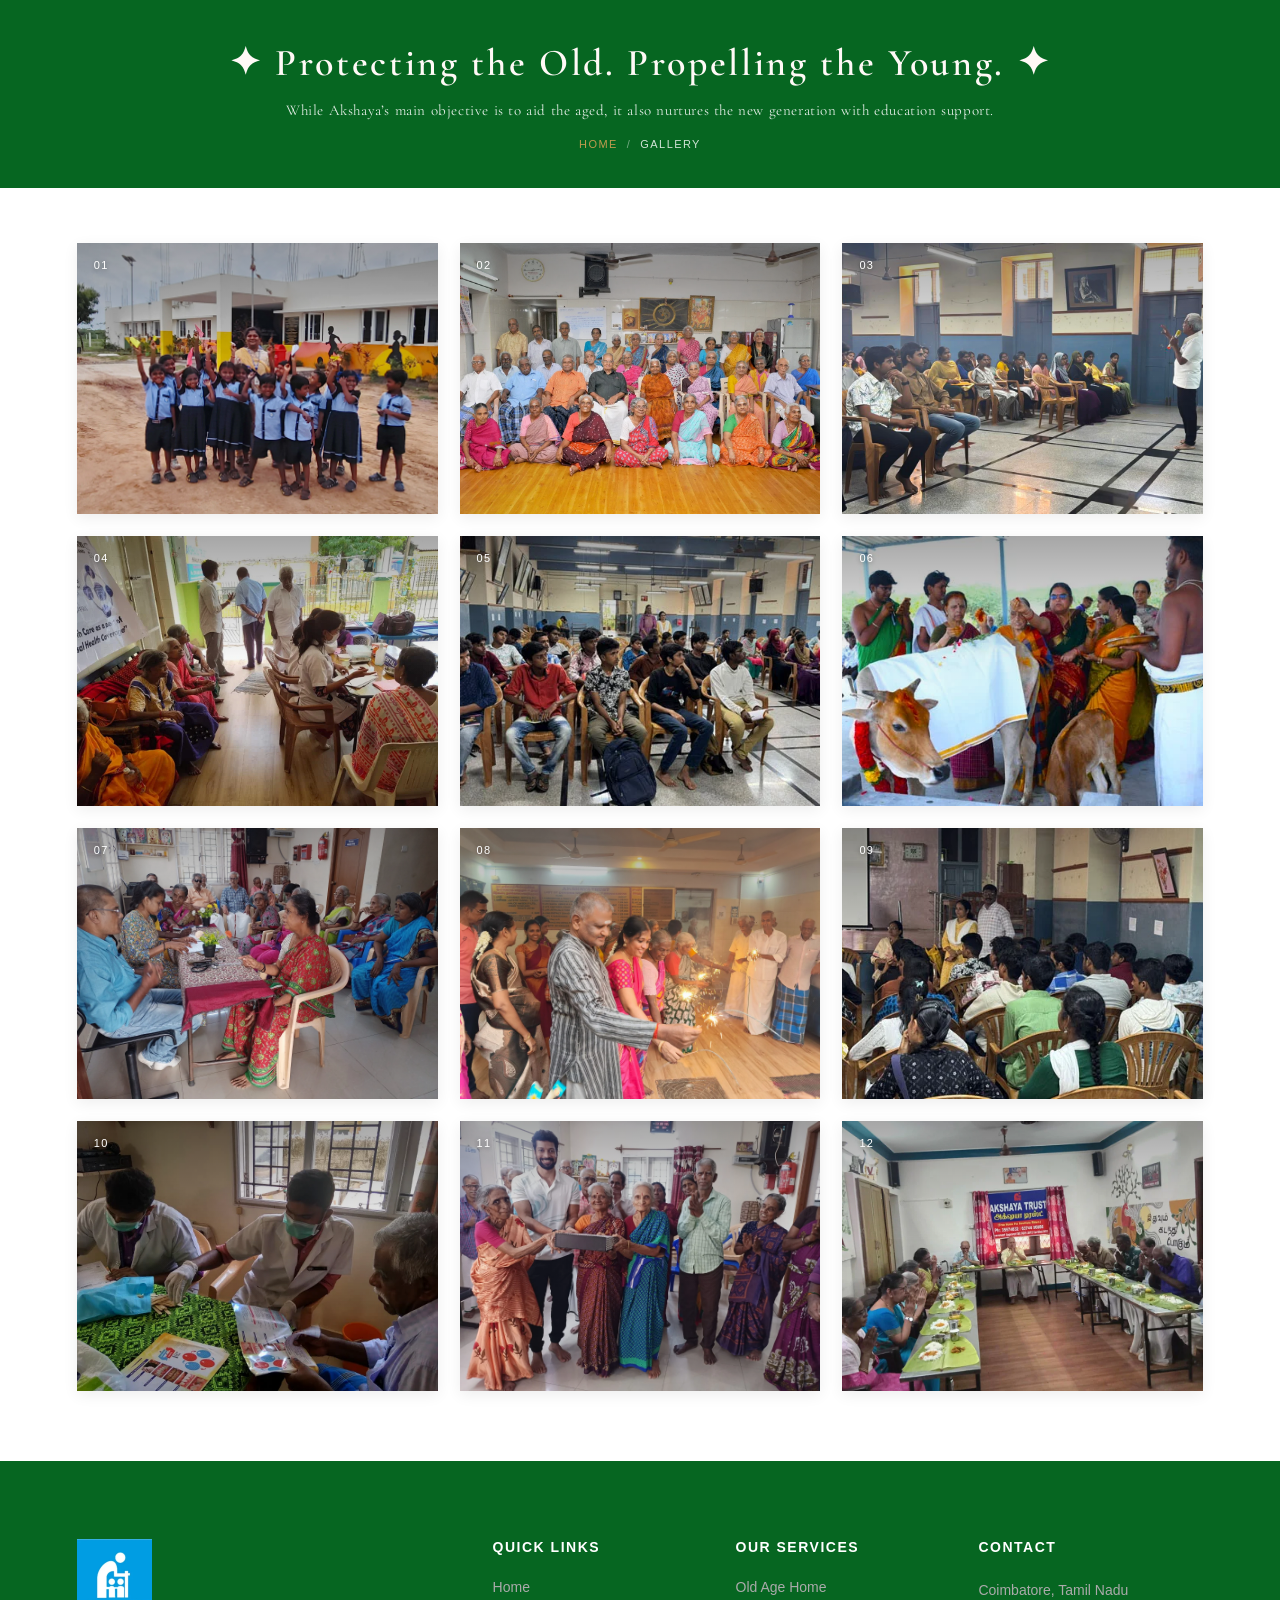
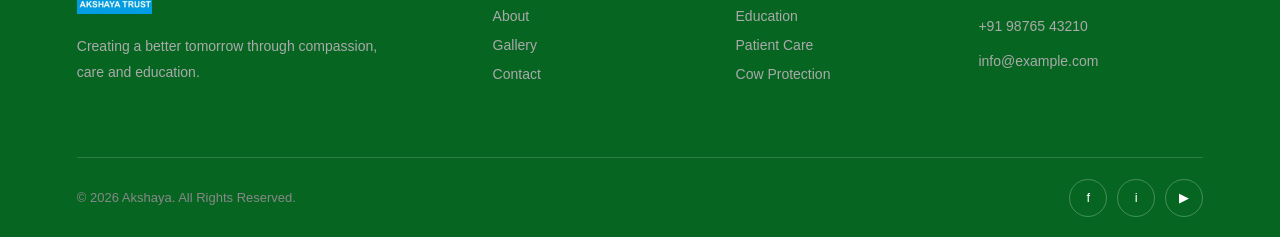
<file: gallery.html>
<!doctype html>
<html lang="en">
  <head>
    <meta charset="UTF-8" />
    <meta name="viewport" content="width=device-width, initial-scale=1.0" />

    <title>Gallery</title>

    <!-- Google Font -->
    <link rel="preconnect" href="https://fonts.googleapis.com" />
    <link rel="preconnect" href="https://fonts.gstatic.com" crossorigin />

    <link
      href="https://fonts.googleapis.com/css2?family=Cormorant+Garamond:wght@400;500;600;700&display=swap"
      rel="stylesheet"
    />
    <style>
      /* =========================
       RESET
    ========================= */

      * {
        box-sizing: border-box;
        margin: 0;
        padding: 0;
      }

      html {
        scroll-behavior: smooth;
      }

      body {
        width: 100%;
        min-height: 100vh;
        background: #ffffff;
        color: #222222;
        overflow-x: hidden;
        font-family: "Cormorant Garamond", serif;
      }

      img {
        max-width: 100%;
      }

      /* =========================
       HEADER
    ========================= */

      .site-header {
        width: 100%;
        background: #066621;
        padding: 42px 6% 38px;
        display: flex;
        justify-content: center;
        align-items: center;
        text-align: center;
      }

      /* =========================
       HEADER CONTENT
    ========================= */

      .brand {
        width: 100%;
        max-width: 1100px;
        margin: 0 auto;
        color: #ffffff;
      }

      /* =========================
       HEADER TITLE
    ========================= */

      .brand h1 {
        margin: 0;
        font-family: "Cormorant Garamond", serif;
        font-size: 38px;
        line-height: 1.15;
        font-weight: 600;
        letter-spacing: 0.07em;
        color: #fff9f6;
      }

      /* =========================
       HEADER DESCRIPTION
    ========================= */

      .brand-description {
        width: 100%;
        max-width: 760px;
        margin: 13px auto 0;
        font-family: "Cormorant Garamond", serif;
        font-size: 15px;
        line-height: 1.55;
        font-weight: 400;
        letter-spacing: 0.04em;
        color: rgba(255, 255, 255, 0.88);
      }

      /* =========================
       BREADCRUMB
    ========================= */

      .breadcrumb {
        margin-top: 17px;
        display: flex;
        justify-content: center;
        align-items: center;
        gap: 9px;
        font-family: Arial, sans-serif;
        font-size: 11px;
        line-height: 1;
        letter-spacing: 0.13em;
        text-transform: uppercase;
      }

      .breadcrumb a {
        color: #be9b4f;
        text-decoration: none;
        transition: color 0.3s ease;
      }

      .breadcrumb a:hover {
        color: #ffffff;
      }

      .breadcrumb .separator {
        color: rgba(255, 255, 255, 0.45);
      }

      .breadcrumb .current {
        color: rgba(255, 255, 255, 0.82);
      }

      /* =========================
       GALLERY SECTION
    ========================= */

      .gallery-section {
        width: 100%;
        padding: 55px 6% 70px;
        background: #ffffff;
      }

      /* =========================
       GALLERY TOP
    ========================= */

      .gallery-top {
        width: 100%;
        max-width: 1400px;
        margin: 0 auto 28px;
        display: flex;
        justify-content: space-between;
        align-items: flex-end;
        gap: 30px;
      }

      /* =========================
       GALLERY TITLE
    ========================= */

      .gallery-heading {
        position: relative;
      }

      .gallery-heading span {
        display: block;
        margin-bottom: 6px;
        color: #be9b4f;
        font-family: Arial, sans-serif;
        font-size: 10px;
        font-weight: 600;
        letter-spacing: 0.18em;
        text-transform: uppercase;
      }

      .gallery-heading h2 {
        color: #066621;
        font-size: 38px;
        line-height: 1;
        font-weight: 600;
        letter-spacing: 0.02em;
      }

      /* =========================
       GALLERY SUBTITLE
    ========================= */

      .gallery-subtitle {
        max-width: 420px;
        color: #777777;
        font-family: Arial, sans-serif;
        font-size: 13px;
        line-height: 1.7;
        text-align: right;
      }

      /* =========================
       GALLERY GRID
    ========================= */

      .gallery-grid {
        width: 100%;
        max-width: 1400px;
        margin: 0 auto;
        display: grid;
        grid-template-columns: repeat(3, 1fr);
        gap: 22px;
      }

      /* =========================
       GALLERY CARD
    ========================= */

      .gallery-card {
        position: relative;
        width: 100%;
        aspect-ratio: 4 / 3;
        display: block;
        overflow: hidden;
        background: #eeeeee;
        text-decoration: none;
        cursor: pointer;
        box-shadow: 0 4px 14px rgba(0, 0, 0, 0.07);
        transition:
          transform 0.35s ease,
          box-shadow 0.35s ease;
      }

      .gallery-card:hover {
        transform: translateY(-5px);
        box-shadow: 0 12px 28px rgba(0, 0, 0, 0.14);
      }

      /* =========================
       CARD IMAGE
    ========================= */

      .gallery-card img {
        width: 100%;
        height: 100%;
        display: block;
        object-fit: cover;
        transition: transform 0.5s ease;
      }

      .gallery-card:hover img {
        transform: scale(1.05);
      }

      /* =========================
       IMAGE OVERLAY
    ========================= */

      .gallery-card::after {
        content: "";
        position: absolute;
        inset: 0;
        background: linear-gradient(
          180deg,
          rgba(0, 0, 0, 0.35) 0%,
          rgba(0, 0, 0, 0.03) 45%,
          rgba(0, 0, 0, 0) 75%
        );
        pointer-events: none;
      }

      /* =========================
       CARD NUMBER
    ========================= */

      .card-number {
        position: absolute;
        top: 16px;
        left: 17px;
        z-index: 2;
        color: #ffffff;
        font-family: Arial, sans-serif;
        font-size: 11px;
        font-weight: 500;
        letter-spacing: 0.12em;
        text-shadow: 0 1px 4px rgba(0, 0, 0, 0.4);
      }

      /* =========================
       FOOTER
    ========================= */

      .site-footer {
        width: 100%;
        background: #066621;
        color: #ffffff;
        padding: 78px 6% 0;
      }

      /* =========================
       FOOTER CONTAINER
    ========================= */

      .footer-container {
        width: 100%;
        max-width: 1400px;
        margin: 0 auto;
        display: grid;
        grid-template-columns:
          2fr
          1fr
          1fr
          1.3fr;
        gap: 70px;
        padding-bottom: 62px;
      }

      /* =========================
       FOOTER BRAND
    ========================= */

      .footer-brand {
        display: flex;
        flex-direction: column;
        align-items: flex-start;
      }

      .logo-icon {
        width: 75px;
        height: 75px;
        margin-bottom: 20px;
        display: flex;
        align-items: center;
        justify-content: center;
      }

      .logo-icon img {
        width: 100%;
        height: 100%;
        display: block;
        object-fit: contain;
      }

      .footer-brand p {
        max-width: 330px;
        margin: 0;
        color: #aaaaaa;
        font-family: Arial, sans-serif;
        font-size: 14px;
        line-height: 1.8;
      }

      /* =========================
       FOOTER COLUMNS
    ========================= */

      .footer-column {
        display: flex;
        flex-direction: column;
        align-items: flex-start;
      }

      .footer-column h4 {
        margin: 0 0 24px;
        color: #ffffff;
        font-family: Arial, sans-serif;
        font-size: 14px;
        font-weight: 600;
        letter-spacing: 1.5px;
        text-transform: uppercase;
      }

      .footer-column a {
        position: relative;
        display: inline-block;
        margin-bottom: 13px;
        color: #aaaaaa;
        font-family: Arial, sans-serif;
        font-size: 14px;
        text-decoration: none;
        transition: color 0.3s ease;
      }

      .footer-column a::after {
        content: "";
        position: absolute;
        left: 0;
        bottom: -3px;
        width: 0;
        height: 1px;
        background: #ffffff;
        transition: width 0.3s ease;
      }

      .footer-column a:hover {
        color: #ffffff;
      }

      .footer-column a:hover::after {
        width: 100%;
      }

      /* =========================
       FOOTER CONTACT
    ========================= */

      .footer-contact p {
        margin: 0 0 13px;
        color: #aaaaaa;
        font-family: Arial, sans-serif;
        font-size: 14px;
        line-height: 1.6;
      }

      /* =========================
       FOOTER BOTTOM
    ========================= */

      .footer-bottom {
        width: 100%;
        max-width: 1400px;
        min-height: 80px;
        margin: 0 auto;
        border-top: 1px solid rgba(255, 255, 255, 0.15);
        display: flex;
        justify-content: space-between;
        align-items: center;
      }

      .footer-bottom p {
        margin: 0;
        color: #888888;
        font-family: Arial, sans-serif;
        font-size: 13px;
      }

      /* =========================
       FOOTER SOCIAL
    ========================= */

      .footer-social {
        display: flex;
        align-items: center;
        gap: 10px;
      }

      .footer-social a {
        width: 38px;
        height: 38px;
        border: 1px solid rgba(255, 255, 255, 0.25);
        border-radius: 50%;
        display: flex;
        align-items: center;
        justify-content: center;
        color: #ffffff;
        font-family: Arial, sans-serif;
        font-size: 13px;
        text-decoration: none;
        transition:
          background 0.3s ease,
          color 0.3s ease,
          transform 0.3s ease;
      }

      .footer-social a:hover {
        background: #ffffff;
        color: #111111;
        transform: translateY(-4px);
      }

      /* =========================
       TABLET
    ========================= */

      @media (max-width: 1000px) {
        .gallery-grid {
          grid-template-columns: repeat(2, 1fr);
        }

        .footer-container {
          grid-template-columns:
            1.5fr
            1fr
            1fr;
          gap: 45px;
        }

        .footer-contact {
          grid-column: span 3;
        }
      }

      /* =========================
       MOBILE
    ========================= */

      @media (max-width: 650px) {
        .site-header {
          padding: 35px 20px 32px;
        }

        .brand h1 {
          font-size: 27px;
          line-height: 1.2;
          letter-spacing: 0.04em;
        }

        .brand-description {
          margin-top: 11px;
          font-size: 12px;
          line-height: 1.55;
          letter-spacing: 0.02em;
        }

        .breadcrumb {
          margin-top: 14px;
          font-size: 9px;
        }

        /* GALLERY */

        .gallery-section {
          padding: 42px 20px 55px;
        }

        .gallery-top {
          margin-bottom: 22px;
          flex-direction: column;
          align-items: flex-start;
          gap: 12px;
        }

        .gallery-heading h2 {
          font-size: 32px;
        }

        .gallery-subtitle {
          max-width: 100%;
          font-size: 12px;
          line-height: 1.6;
          text-align: left;
        }

        .gallery-grid {
          grid-template-columns: 1fr;
          gap: 18px;
        }

        /* FOOTER */

        .site-footer {
          padding: 55px 25px 0;
        }

        .footer-container {
          grid-template-columns: 1fr;
          gap: 38px;
          padding-bottom: 45px;
        }

        .footer-contact {
          grid-column: span 1;
        }

        .footer-bottom {
          min-height: auto;
          padding: 25px 0;
          flex-direction: column;
          align-items: flex-start;
          gap: 20px;
        }
      }

      /* =========================
       SMALL MOBILE
    ========================= */

      @media (max-width: 400px) {
        .site-header {
          padding: 32px 17px 30px;
        }

        .brand h1 {
          font-size: 24px;
        }

        .brand-description {
          font-size: 11px;
        }

        .gallery-section {
          padding-left: 17px;
          padding-right: 17px;
        }

        .gallery-heading h2 {
          font-size: 29px;
        }

        .gallery-grid {
          gap: 15px;
        }

        .site-footer {
          padding-left: 20px;
          padding-right: 20px;
        }
      }
    </style>
  </head>

  <body>
    <!-- =========================
       HEADER
  ========================= -->

    <header class="site-header">
      <div class="brand">
        <h1>✦ Protecting the Old. Propelling the Young. ✦</h1>

        <p class="brand-description">
          While Akshaya’s main objective is to aid the aged, it also nurtures
          the new generation with education support.
        </p>

        <div class="breadcrumb">
          <a href="index.html"> Home </a>

          <span class="separator"> / </span>

          <span class="current"> Gallery </span>
        </div>
      </div>
    </header>

    <!-- =========================
       GALLERY SECTION
  ========================= -->

    <main class="gallery-section">
      <div class="gallery-grid">
        <!-- IMAGE 01 -->
        <a href="#img-01" class="gallery-card">
          <span class="card-number"> 01 </span>

          <img
            src="image/akshaya-trust-school-donate-2.webp"
            alt="Akshaya Trust School Donation"
          />
        </a>

        <!-- IMAGE 02 -->

        <a href="#img-02" class="gallery-card">
          <span class="card-number"> 02 </span>

          <img src="image/group-pic.webp" alt="Akshaya Trust Group" />
        </a>

        <!-- IMAGE 03 -->

        <a href="#img-03" class="gallery-card">
          <span class="card-number"> 03 </span>

          <img src="image/aksaya.webp" alt="Akshaya Trust" />
        </a>

        <!-- IMAGE 04 -->

        <a href="#img-04" class="gallery-card">
          <span class="card-number"> 04 </span>

          <img src="image/3.webp" alt="Akshaya Trust Activity" />
        </a>

        <!-- IMAGE 05 -->

        <a href="#img-05" class="gallery-card">
          <span class="card-number"> 05 </span>

          <img src="image/student-1 (1).webp" alt="Akshaya Trust Student" />
        </a>

        <!-- IMAGE 06 -->

        <a href="#img-06" class="gallery-card">
          <span class="card-number"> 06 </span>

          <img src="image/gosala.webp" alt="Akshaya Trust Gosala" />
        </a>

        <!-- IMAGE 07 -->

        <a href="#img-07" class="gallery-card">
          <span class="card-number"> 07 </span>

          <img
            src="image/IMG_20230913_111153_467-Akshaya-Trust-2048x1536 (1).webp"
            alt="Akshaya Trust Event"
          />
        </a>

        <!-- IMAGE 08 -->

        <a href="#img-08" class="gallery-card">
          <span class="card-number"> 08 </span>

          <img src="image/IMG-20231111-WA0185.webp" alt="Akshaya Trust Event" />
        </a>

        <!-- IMAGE 09 -->

        <a href="#img-09" class="gallery-card">
          <span class="card-number"> 09 </span>

          <img src="image/student-4.webp" alt="Akshaya Trust Student" />
        </a>

        <!-- IMAGE 10 -->

        <a href="#img-10" class="gallery-card">
          <span class="card-number"> 10 </span>

          <img src="image/5.webp" alt="Akshaya Trust Activity" />
        </a>

        <!-- IMAGE 11 -->

        <a href="#img-11" class="gallery-card">
          <span class="card-number"> 11 </span>

          <img src="image/IMG-20231111-WA0171.webp" alt="Akshaya Trust Event" />
        </a>

        <!-- IMAGE 12 -->

        <a href="#img-12" class="gallery-card">
          <span class="card-number"> 12 </span>

          <img src="image/akshay-trust-4 (1).webp" alt="Akshaya Trust" />
        </a>
      </div>
    </main>

    <!-- =========================
       FOOTER
  ========================= -->

    <footer class="site-footer">
      <!-- =========================
         FOOTER CONTAINER
    ========================= -->

      <div class="footer-container">
        <!-- =========================
           FOOTER BRAND
      ========================= -->

        <div class="footer-brand">
          <span class="logo-icon">
            <img
              src="image/akshaya-trust-logo-300x300.webp"
              alt="Akshaya Trust Logo"
            />
          </span>

          <p>
            Creating a better tomorrow through compassion, care and education.
          </p>
        </div>

        <!-- =========================
           QUICK LINKS
      ========================= -->

        <div class="footer-column">
          <h4>Quick Links</h4>

          <a href="index.html"> Home </a>

          <a href="about.html"> About </a>

          <a href="gallery.html"> Gallery </a>

          <a href="contact.html"> Contact </a>
        </div>

        <!-- =========================
           OUR SERVICES
      ========================= -->

        <div class="footer-column">
          <h4>Our Services</h4>

          <a href="#"> Old Age Home </a>

          <a href="#"> Education </a>

          <a href="#"> Patient Care </a>

          <a href="#"> Cow Protection </a>
        </div>

        <!-- =========================
           CONTACT
      ========================= -->

        <div class="footer-column footer-contact">
          <h4>Contact</h4>

          <p>Coimbatore, Tamil Nadu</p>

          <p>+91 98765 43210</p>

          <p>info@example.com</p>
        </div>
      </div>

      <!-- =========================
         FOOTER BOTTOM
    ========================= -->

      <div class="footer-bottom">
        <p>© 2026 Akshaya. All Rights Reserved.</p>

        <!-- =========================
           SOCIAL
      ========================= -->

        <div class="footer-social">
          <a href="#" aria-label="Facebook"> f </a>

          <a href="#" aria-label="Instagram"> i </a>

          <a href="#" aria-label="YouTube"> ▶ </a>
        </div>
      </div>
    </footer>
  </body>
</html>
</file>
<file: style.css>
* {
  margin: 0;
  padding: 0;
  box-sizing: border-box;
}

html {
  scroll-behavior: smooth;
}

body {
  background: #f4f1eb;
  color: #171717;
   font-family: Georgia, "Times New Roman", serif;
  font-style: italic;
  overflow-x: hidden;
}

img {
  width: 100%;
  height: 100%;
  display: block;
  object-fit: cover;
}

a {
  color: inherit;
  text-decoration: none;
}

button {
  font-family: inherit;
}

:root {
  --black: #171717;
  --cream: #f4f1eb;
  --white: #ffffff;
  --gray: #77746f;
  --line: #d7d2c9;
  
}

/* =========================================
   HEADER
========================================= */
.header {
  position: fixed;
  top: 0;
  left: 0;
  width: 100%;
  height: 82px;
  padding: 0 6vw;
  display: flex;
  align-items: center;
  justify-content: space-between;
  z-index: 1000;
  background:  #066621;
  backdrop-filter: blur(12px);
  border-bottom: 1px solid rgba(23, 23, 23, 0.08);
}

.logo {
  display: flex;
  align-items: center;
  gap: 10px;
  font-size: 25px;
  font-weight: 700;
  letter-spacing: 1px;
}

.logo-icon {
  width: 70px;
  height: 70px;
  display: grid;
  place-items: center;
  border-radius: 50%;
  background: var(--black);
  color: white;
  font-family: var(--serif);
  font-style: italic;
  font-size: 25px;
}

.logo small {
  display: block;
  font-size: 15px;
  letter-spacing: 2px;
  margin-top: 1px;
}

.nav {
  display: flex;
  gap: 38px;
}
.nav a {
  position: relative;

  font-size: 11px;
  font-weight: 600;
  text-transform: uppercase;
  letter-spacing: 1px;
   color: #999;
  transition: 0.3s;
}

.nav a::after {
  content: "";

  position: absolute;
  left: 0;
  bottom: -8px;

  width: 0;
  height: 1px;

  background: var(--black);

  transition: 0.3s;
}

.nav a:hover,
.nav a.active {
  color: var(--black);
}

.nav a:hover::after,
.nav a.active::after {
  width: 100%;
}

/* MOBILE MENU BUTTON */

.menu-btn {
  display: none;

  width: 42px;
  height: 42px;

  border: 1px solid var(--black);
  background: transparent;

  cursor: pointer;
}

.menu-btn span {
  display: block;

  width: 17px;
  height: 1px;

  margin: 4px auto;

  background: var(--black);
}

/* =========================================
   HERO
========================================= */

.hero {
  position: relative;
  min-height: 100vh;
  padding: 150px 8vw 80px;
  display: flex;
  align-items: center;
  overflow: hidden;
}

.hero-background-text {
  position: absolute;
  right: -70px;
  bottom: 30px;
  font-size: clamp(80px, 13vw, 190px);
  font-weight: 700;
  color: rgba(23, 23, 23, 0.035);
  letter-spacing: -8px;
  pointer-events: none;
}

.hero-content {
  position: relative;
  z-index: 5;

  width: 48%;
}

.hero-label {
  display: flex;
  align-items: center;
  gap: 10px;

  margin-bottom: 28px;

  font-size: 10px;
  letter-spacing: 2px;
  font-weight: 700;
}

.hero-label span {
  width: 35px;
  height: 1px;
  background: var(--black);
}

.hero h1 {
  max-width: 650px;
  font-size: clamp(35px, 4vw, 85px);
  line-height: 1.11;
  letter-spacing: -5px;
  font-weight: 100;
}

.hero h1 em {
   font-family: Georgia, "Times New Roman", serif;
  font-style: italic;
  font-weight: bold;
}

.hero-content > p {
  max-width: 440px;

  margin: 35px 0;

  color: var(--gray);

  font-size: 14px;
  line-height: 1.8;
}

.hero-buttons {
  display: flex;
  align-items: center;
  gap: 30px;
}

.btn {
  display: flex;
  align-items: center;
  gap: 25px;
  padding: 16px 22px;
  font-size: 11px;
  font-weight: 700;
  text-transform: uppercase;
  letter-spacing: 1px;
}

.btn-dark {
  background: var(--black);
  color: white;
  transition: 0.3s;
}

.btn-dark:hover {
  transform: translateY(-4px);
}

.btn-dark span {
  font-size: 18px;
}

.text-btn {
  font-size: 11px;
  font-weight: 700;

  text-transform: uppercase;
  letter-spacing: 1px;
}

.text-btn span {
  margin-left: 8px;

  transition: 0.3s;
}

.text-btn:hover span {
  margin-left: 15px;
}

/* =========================================
   HERO VISUAL
========================================= */
.visual-area {
  position: absolute;
  right: 7vw;
  top: 18%;
  width: 44vw;
  height: 65vh;
  max-width: 620px;
}

.shape {
  position: absolute;
  background: #d9d4cc;
}

.shape-one {
  width: 45%;
  height: 40%;
  top: 0;
  left: 10%;
}

.shape-two {
  width: 32%;
  height: 50%;
  right: 0;
  bottom: 5%;
  background: #c8c3bc;
}

.image-main {
  position: absolute;
  width: 52%;
  height: 78%;
  top: 8%;
  left: 23%;
  overflow: hidden;
  z-index: 3;
  box-shadow: 20px 25px 50px rgba(0, 0, 0, 0.15);
}

.image-main img {
  transition: transform 1s ease;
}

.visual-area:hover .image-main img {
  transform: scale(1.05);
}

.image-small {
  position: absolute;
  overflow: hidden;
  z-index: 4;
  border: 5px solid var(--cream);
  box-shadow: 10px 15px 35px rgba(0, 0, 0, 0.12);
}

.image-small-one {
  width: 25%;
  height: 31%;
  top: 20%;
  left: 0;
}

.image-small-two {
  width: 27%;
  height: 32%;

  bottom: 2%;
  left: 10%;
}

.image-small-three {
  width: 25%;
  height: 30%;

  right: 2%;
  top: 38%;
}

.photo-tag {
  position: absolute;
  z-index: 10;
  padding: 10px 14px;
  background: white;
  font-size: 8px;
  font-weight: 700;
  letter-spacing: 1px;
  box-shadow: 0 8px 20px rgba(0, 0, 0, 0.1);
}

.photo-tag span {
  color: #999;
  margin-right: 7px;
}

.tag-one {
  bottom: 9%;
  left: 32%;
}

.tag-two {
  right: 1%;
  bottom: 16%;
}

/* =========================================
   SCROLL
========================================= */

.scroll-indicator {
  position: absolute;

  left: 8vw;
  bottom: 35px;

  display: flex;
  align-items: center;
  gap: 15px;

  font-size: 8px;
  letter-spacing: 2px;
  color: var(--gray);
}

.scroll-line {
  width: 70px;
  height: 1px;
  background: #aaa;
}

/* =========================================
   INTRO
========================================= */

/* ================= PRODUCTS ================= */
.products {
  padding: 90px 5%;
}
.product-gallery {
  width: min(1400px, 100%);
  margin: auto;
  display: grid;
  grid-template-columns: repeat(5, 1fr);
  gap: 25px;
}
.product-card {
  text-align: center;
  transition: .4s;
}
.product-card:nth-child(2),
.product-card:nth-child(4) {
  margin-top: 30px;
}
.product-card img {
  width: 300px;
  height: 350px;
  object-fit: cover;
  transition: .5s;
}
.product-card:hover img {
  transform: scale(1.03);
  box-shadow: 0 15px 30px #0003;
}
.product-card h3 {
  margin: 25px 0 8px;
  font-size: 27px;
}

/*======gallery===*/
.gallery-section {
  padding: 80px 7%;
  background: #f5f5f5;
}

.gallery-container {
  width: 100%;
  max-width: 1200px;
  margin: auto;

  display: grid;
  grid-template-columns: repeat(3, 1fr);
  gap: 40px;

  align-items: start;
}

.gallery-item {
  overflow: hidden;
  border: 4px solid #222;
  background: #ddd;

  transition: 0.4s ease;
}

.gallery-item img {
  width: 100%;
  height: 100%;
  display: block;
  object-fit: cover;

  transition: 0.5s ease;
}

/* First Image - Top */
.gallery-img-1 {
  height: 230px;
  margin-top: 0;
}

/* Second Image - Middle Lower */
.gallery-img-2 {
  height: 230px;
  margin-top: 145px;
}

/* Third Image - Right Lower */
.gallery-img-3 {
  height: 220px;
  margin-top: 265px;
}

/* Hover Effect */
.gallery-item:hover {
  transform: translateY(-10px);
  box-shadow: 0 20px 35px rgba(0, 0, 0, 0.15);
}

.gallery-item:hover img {
  transform: scale(1.08);
}

/* =====================================================
           MARQUEE SECTION
===================================================== */

.marquee-section {
  width: 100%;
  overflow: hidden;
  background: #171717;
  padding: 27px 0;
  border-top: 1px solid #222;
  border-bottom: 1px solid #222;
}

.marquee {
  width: 100%;
  overflow: hidden;
}

.marquee-track {
  display: flex;
  align-items: center;
  width: max-content;
  animation: marqueeMove 28s linear infinite;
}

.marquee-track span {
  flex-shrink: 0;
  color: #fff;
  font-size: 21px;
  font-weight: 600;
  letter-spacing: 3px;
  white-space: nowrap;
  margin: 0 25px;
}

.marquee-track .marquee-dot {
  font-size: 18px;
  margin: 0 3px;
  color: yellow;
}

@keyframes marqueeMove {
  0% {
    transform: translateX(0);
  }

  100% {
    transform: translateX(-50%);
  }
}

.marquee:hover .marquee-track {
  animation-play-state: paused;
}

/* =========================================
   PORTFOLIO
========================================= */

.portfolio {
  padding: 120px 8vw;
  background: #ebe7df;
}

.section-heading {
  display: flex;
  justify-content: space-between;
  align-items: flex-end;

  margin-bottom: 70px;
}

.section-heading h2,
.services-header h2 {
  font-size: clamp(45px, 6vw, 80px);

  line-height: 0.95;

  letter-spacing: -4px;

  font-weight: 500;
}

.section-heading h2 em,
.services-header h2 em {
  font-family: Georgia, "Times New Roman", serif;
  font-style: italic;
  font-weight: bold;
}

.view-all {
  font-size: 11px;

  text-transform: uppercase;
  letter-spacing: 1px;
  font-weight: 700;
}

.portfolio-grid {
  display: grid;

  grid-template-columns: repeat(2, 1fr);

  gap: 90px 35px;
}

.portfolio-card:nth-child(2) {
  margin-top: 100px;
}

.portfolio-card:nth-child(3) {
  margin-top: -30px;
}
.portfolio-card:nth-child(5) {
  margin-top: -30px;
}

.portfolio-image {
  position: relative;

  height: 550px;

  overflow: hidden;
}

.portfolio-image img {
  transition: transform 0.8s ease;
}

.portfolio-card:hover .portfolio-image img {
  transform: scale(1.06);
}

.image-overlay {
  position: absolute;
  inset: 0;
  display: flex;
  justify-content: space-between;
  align-items: flex-end;
  padding: 25px;
  background: linear-gradient(transparent 50%, rgba(0, 0, 0, 0.65));
  color: white;
  opacity: 0;
  transition: 0.4s;
}

.portfolio-card:hover .image-overlay {
  opacity: 1;
}

.image-overlay span {
  font-size: 9px;
  letter-spacing: 2px;
}

.image-overlay strong {
  font-size: 30px;
  font-weight: 400;
}

.portfolio-info {
  padding-top: 18px;

  display: flex;
  justify-content: space-between;
  align-items: flex-start;
}

.portfolio-info span {
  font-size: 10px;

  letter-spacing: 1px;

  color: var(--gray);
}

.portfolio-info h3 {
  font-family: var(--serif);

  font-size: 27px;
  font-weight: 500;
}

/* =========================================
   ABOUT
========================================= */

.about {
  padding: 150px 8vw;

  display: grid;
  grid-template-columns: 45% 55%;

  gap: 10%;
}

.about-image {
  position: relative;

  height: 700px;
}

.about-image img {
  filter: grayscale(20%);
}

.about-badge {
  position: absolute;

  right: -35px;
  bottom: 45px;
  width: 110px;
  height: 110px;
  display: flex;
  flex-direction: column;
  justify-content: center;
  align-items: center;
  border-radius: 50%;
  background: var(--black);
  color: white;

  font-size: 24px;

  font-family: var(--serif);
}

.about-badge span {
  font-family: "DM Sans";

  font-size: 8px;
  letter-spacing: 2px;
}

.about-content {
  align-self: center;
}

.about-content h2 {
  max-width: 600px;

  font-size: clamp(45px, 5vw, 75px);
  line-height: 0.98;
  letter-spacing: -4px;
  font-weight: 500;
  margin-bottom: 0px;
}

.about-content h2 em {
   font-family: Georgia, "Times New Roman", serif;
  font-style: italic;
  font-weight: bold;
}

.about-content > p:not(.eyebrow) {
  max-width: 480px;
  margin-bottom: 0px;
  color: var(--gray);
  font-size: 15px;
  line-height: 1.8;
}

.about-stats {
  display: flex;
  gap: 60px;
  margin-top: 0px;
  padding-top: 0px;
  border-top: 1px solid var(--line);
}

.about-stats div {
  display: flex;
  gap: inherit;
  align-items: center;
}

.about-stats strong {
  font-size: 35px;
  font-weight: 300;
}

.about-stats span {
  font-size: 14px;
  line-height: 1.4;
  color: var(--gray);
}


/* =====================================
           CAROUSEL SECTION
        ===================================== */

.carousel-section {
  width: 100%;
  padding: 80px 0;
  overflow: hidden;
}

.section-heading {
  display: flex;
  justify-content: center;
  align-items: flex-end;
  margin-bottom: 70px;
}

.section-heading h2,
.services-header h2 {
  font-size: clamp(45px, 6vw, 80px);
  line-height: 0.95;
  letter-spacing: -4px;
  font-weight: 400;
}

.section-heading h2 em,
.services-header h2 em {
  font-family: Georgia, "Times New Roman", serif;
  font-style: italic;
  font-weight: bold;
}

/* =====================================
           CAROUSEL
        ===================================== */

.carousel {
  width: 100%;
  height: 430px;

  position: relative;

  display: flex;
  align-items: center;
  justify-content: center;

  overflow: hidden;
}

/* =====================================
           TRACK
        ===================================== */

.carousel-track {
  width: 100%;
  height: 100%;

  position: relative;

  display: flex;
  align-items: center;
  justify-content: center;
}

/* =====================================
           IMAGE BOX
        ===================================== */

.carousel-item {
  position: absolute;

  width: 250px;
  height: 250px;

  overflow: hidden;

  background: #eee;

  box-shadow: 0 15px 40px rgba(0, 0, 0, 0.12);

  transition:
    transform 0.8s ease,
    width 0.8s ease,
    height 0.8s ease,
    opacity 0.8s ease;
}

/* =====================================
           IMAGE
        ===================================== */

.carousel-item img {
  width: 100%;
  height: 100%;
border: 5px solid gray;
  display: block;

  object-fit: cover;
}

/* =====================================
           CENTER IMAGE
        ===================================== */

.carousel-item.center {
  width: 310px;
  height: 310px;

  transform: translateX(0);

  z-index: 5;

  opacity: 1;
}

/* =====================================
           LEFT IMAGE
        ===================================== */

.carousel-item.left {
  width: 250px;
  height: 250px;

  transform: translateX(-360px);

  z-index: 4;

  opacity: 1;
}

/* =====================================
           RIGHT IMAGE
        ===================================== */

.carousel-item.right {
  width: 250px;
  height: 250px;

  transform: translateX(360px);

  z-index: 4;

  opacity: 1;
}

/* =====================================
           HIDDEN IMAGES
        ===================================== */

.carousel-item.hidden {
  transform: translateX(0) scale(0.5);

  opacity: 0;

  z-index: 1;

  pointer-events: none;
}

/* =====================================
           BUTTONS
        ===================================== */

.carousel-buttons {
  position: absolute;

  left: 50%;
  bottom: 15px;

  transform: translateX(-50%);

  display: flex;

  gap: 12px;

  z-index: 20;
}

.carousel-btn {
  width: 45px;
  height: 45px;

  border: 1px solid #ddd;

  background: #fff;

  border-radius: 50%;

  cursor: pointer;

  display: flex;

  align-items: center;
  justify-content: center;

  font-size: 20px;

  transition: 0.3s ease;
}

.carousel-btn:hover {
  background: #111;

  color: #fff;

  border-color: #111;
}

/* =====================================
           SIDE FADE
        ===================================== */

.carousel::before,
.carousel::after {
  content: "";

  position: absolute;

  top: 0;

  width: 150px;

  height: 100%;

  z-index: 10;

  pointer-events: none;
}

.carousel::before {
  left: 0;

  background: linear-gradient(to right, #fff, transparent);
}

.carousel::after {
  right: 0;

  background: linear-gradient(to left, #fff, transparent);
}

/* =========================================
   SERVICES
========================================= */

.services {
  padding: 120px 8vw;

  background: var(--black);
  color: white;

  display: grid;
  grid-template-columns: 35% 65%;

  gap: 70px;
}

.services-header {
  position: sticky;
  top: 120px;
  align-self: start;
}

.services-header .eyebrow {
  color: #999;
}

.services-header h2 {
  font-size: clamp(45px, 5vw, 70px);
}

.service-list {
  border-top: 1px solid #444;
}

.service {
  display: grid;
  grid-template-columns: 60px 1fr 50px;
  align-items: center;
  gap: 30px;
  padding: 35px 0;
  border-bottom: 1px solid #444;
  transition: 0.4s;
}

.service:hover {
  padding-left: 15px;
}

.service-number {
  color: #777;
  font-size: 10px;
}

.service h3 {
  font-family: var(--serif);
  font-size: 28px;
  font-weight: 500;
  margin-bottom: 8px;
}

.service p {
  max-width: 430px;
  color: #888;
  font-size: 13px;
  line-height: 1.7;
}

.service-arrow {
  font-size: 25px;
  transition: 0.3s;
}

.service:hover .service-arrow {
  transform: rotate(45deg);
}

/* =========================================
   CTA
========================================= */
.cta {
  position: relative;
  padding: 180px 8vw;
  text-align: center;
  overflow: hidden;
}
.cta-decoration {
  position: absolute;
  top: 20px;
  left: 0;
  width: 100%;
  font-size: 17vw;
  font-weight: 700;
  color: rgba(23, 23, 23, 0.035);
  white-space: nowrap;
  pointer-events: none;
}
.cta .eyebrow {
  position: relative;
}
.cta h2 {
  position: relative;
  max-width: 850px;
  margin: auto;
  font-size: clamp(50px, 7vw, 100px);
  line-height: 0.95;
  letter-spacing: -5px;
  font-weight: 500;
}
.cta h2 em {
  font-family: var(--serif);
}

.cta-button {
  position: relative;
  display: inline-flex;
  align-items: center;
  gap: 30px;
  margin-top: 55px;
  padding: 20px 30px;
  border: 1px solid var(--black);
  font-size: 12px;
  transition: 0.3s;
}

.cta-button:hover {
  background: var(--black);
  color: white;
}

.cta-button span {
  font-size: 20px;
}

/* =========================================
   FOOTER
========================================= */
footer {
  padding: 70px 8vw 25px;
  background: #ded9d0;
}

.footer-top {
  display: grid;
  grid-template-columns: 1fr 1fr 1fr;
  padding-bottom: 70px;
}

.footer-top p {
  font-family: var(--serif);
  font-size: 20px;
  line-height: 1.4;
}
.social-links {
  display: flex;
  flex-direction: column;
  gap: 12px;
  font-size: 11px;
  text-transform: uppercase;
  letter-spacing: 1px;
}

.social-links a:hover {
  text-decoration: underline;
}

.footer-bottom {
  display: flex;
  justify-content: space-between;
  padding-top: 20px;
  border-top: 1px solid #c1bdb5;
  color: #777;
  font-size: 9px;
  letter-spacing: 1px;
}

/* =========================
   FOOTER DESIGN
========================= */

.site-footer {
  width: 100%;
  background:  #066621;;
  color: #fff;
  padding: 80px 6% 0;
}

/* Main Footer */

.footer-container {
  max-width: 1400px;
  margin: 0 auto;

  display: grid;
  grid-template-columns:
    2fr
    1fr
    1fr
    1.3fr;

  gap: 70px;

  padding-bottom: 65px;
}

/* Brand */

.footer-brand h2 {
  font-size: 42px;
  font-weight: 700;
  letter-spacing: -1px;
  margin: 0 0 20px;
}

.footer-brand p {
  max-width: 330px;

  color: #aaa;

  font-size: 14px;
  line-height: 1.8;

  margin: 0;
}

/* Footer Columns */

.footer-column {
  display: flex;
  flex-direction: column;
  align-items: flex-start;
}

.footer-column h4 {
  font-size: 15px;
  font-weight: 600;

  margin: 0 0 25px;

  text-transform: uppercase;
  letter-spacing: 1.5px;
}

.footer-column a {
  position: relative;

  display: inline-block;

  color: #aaa;
  text-decoration: none;

  font-size: 14px;

  margin-bottom: 13px;

  transition: color 0.3s ease;
}

.footer-column a::after {
  content: "";

  position: absolute;

  left: 0;
  bottom: -3px;

  width: 0;
  height: 1px;

  background: #fff;

  transition: width 0.3s ease;
}

.footer-column a:hover {
  color: #fff;
}

.footer-column a:hover::after {
  width: 100%;
}

/* Contact */

.footer-contact p {
  color: #aaa;

  font-size: 14px;
  line-height: 1.6;

  margin: 0 0 13px;
}

/* =========================
   FOOTER BOTTOM
========================= */

.footer-bottom {
  max-width: 1400px;
  margin: 0 auto;

  min-height: 80px;

  border-top: 1px solid rgba(255, 255, 255, 0.15);

  display: flex;
  align-items: center;
  justify-content: space-between;
}

.footer-bottom p {
  margin: 0;

  color: #888;

  font-size: 13px;
}

/* Social */

.footer-social {
  display: flex;
  align-items: center;
  gap: 10px;
}

.footer-social a {
  width: 38px;
  height: 38px;

  border: 1px solid rgba(255, 255, 255, 0.25);
  border-radius: 50%;

  display: flex;
  align-items: center;
  justify-content: center;

  color: #fff;
  text-decoration: none;

  font-size: 13px;

  transition:
    background 0.3s ease,
    color 0.3s ease,
    transform 0.3s ease;
}

.footer-social a:hover {
  background: #fff;
  color: #111;

  transform: translateY(-4px);
}

/* =========================
   TABLET
========================= */

@media (max-width: 900px) {
  .site-footer {
    padding: 65px 5% 0;
  }

  .footer-container {
    grid-template-columns: 1fr 1fr;

    gap: 50px;
  }

  .footer-brand {
    grid-column: span 2;
  }
}

/* =========================
   MOBILE
========================= */

@media (max-width: 600px) {
  .site-footer {
    padding: 55px 25px 0;
  }

  .footer-container {
    grid-template-columns: 1fr;

    gap: 40px;

    padding-bottom: 45px;
  }

  .footer-brand {
    grid-column: span 1;
  }

  .footer-brand h2 {
    font-size: 35px;
  }

  .footer-bottom {
    min-height: auto;

    padding: 25px 0;

    flex-direction: column;

    align-items: flex-start;

    gap: 20px;
  }
}
/* =========================================
   RESPONSIVE
========================================= */

@media (max-width: 1000px) {
  .hero {
    min-height: auto;
    padding-top: 140px;
    padding-bottom: 100px;
    display: block;
  }

  .hero-content {
    width: 100%;
  }

  .visual-area {
    position: relative;

    top: auto;
    right: auto;

    width: 90%;
    height: 600px;

    margin: 80px auto 0;
  }

  .scroll-indicator {
    display: none;
  }

  .intro {
    grid-template-columns: 1fr;
    gap: 40px;
  }

  .intro-description {
    margin-left: 0;
  }

  .about {
    grid-template-columns: 1fr;
  }

  .services {
    grid-template-columns: 1fr;
  }

  .services-header {
    position: relative;
    top: auto;
  }
}

@media (max-width: 700px) {
  .header {
    height: 70px;

    padding: 0 6vw;
  }

  .nav {
    position: fixed;

    top: 70px;
    left: 0;

    width: 100%;

    padding: 30px;

    display: none;
    flex-direction: column;

    gap: 25px;

    background: var(--cream);

    border-bottom: 1px solid var(--line);
  }

  .nav.show {
    display: flex;
  }

  .menu-btn {
    display: block;
  }

  .hero {
    padding: 120px 6vw 70px;
  }

  .hero h1 {
    font-size: 56px;

    letter-spacing: -3px;
  }

  .hero-content > p {
    font-size: 13px;
  }

  .hero-buttons {
    align-items: flex-start;
    flex-direction: column;
    gap: 20px;
  }

  .visual-area {
    width: 100%;
    height: 480px;
  }

  .image-main {
    width: 60%;
    left: 20%;
  }

  .image-small-one {
    width: 28%;
  }

  .image-small-two {
    width: 32%;
  }

  .image-small-three {
    width: 30%;
  }

  .intro,
  .portfolio,
  .about,
  .services,
  .cta {
    padding: 90px 6vw;
  }

  .intro h2,
  .section-heading h2,
  .about-content h2,
  .services-header h2,
  .cta h2 {
    letter-spacing: -3px;
  }

  .section-heading {
    display: block;
  }

  .view-all {
    display: inline-block;
    margin-top: 25px;
  }

  .portfolio-grid {
    grid-template-columns: 1fr;

    gap: 60px;
  }

  .portfolio-card:nth-child(2),
  .portfolio-card:nth-child(3) {
    margin-top: 0;
  }

  .portfolio-image,
  .portfolio-card:nth-child(2) .portfolio-image,
  .portfolio-card:nth-child(3) .portfolio-image,
  .portfolio-card:nth-child(4) .portfolio-image {
    height: 470px;
  }

  .about-image {
    height: 500px;
  }

  .about-badge {
    right: -10px;
  }

  .about-stats {
    gap: 20px;

    justify-content: space-between;
  }

  .about-stats strong {
    font-size: 25px;
  }

  .about-stats span {
    display: none;
  }

  .service {
    grid-template-columns: 35px 1fr 30px;

    gap: 10px;
  }

  .service h3 {
    font-size: 22px;
  }

  .service p {
    font-size: 12px;
  }

  .footer-top {
    grid-template-columns: 1fr;

    gap: 40px;
  }

  .footer-bottom {
    flex-direction: column;

    gap: 12px;
  }
}

/* =====================================
           MOBILE
        ===================================== */

@media (max-width: 700px) {
  .carousel-section {
    padding: 50px 0;
  }

  .carousel {
    height: 330px;
  }

  .carousel-item.center {
    width: 220px;
    height: 220px;
  }

  .carousel-item.left,
  .carousel-item.right {
    width: 150px;
    height: 150px;
  }

  .carousel-item.left {
    transform: translateX(-175px);
  }

  .carousel-item.right {
    transform: translateX(175px);
  }

  .carousel::before,
  .carousel::after {
    width: 50px;
  }
}
</file>
